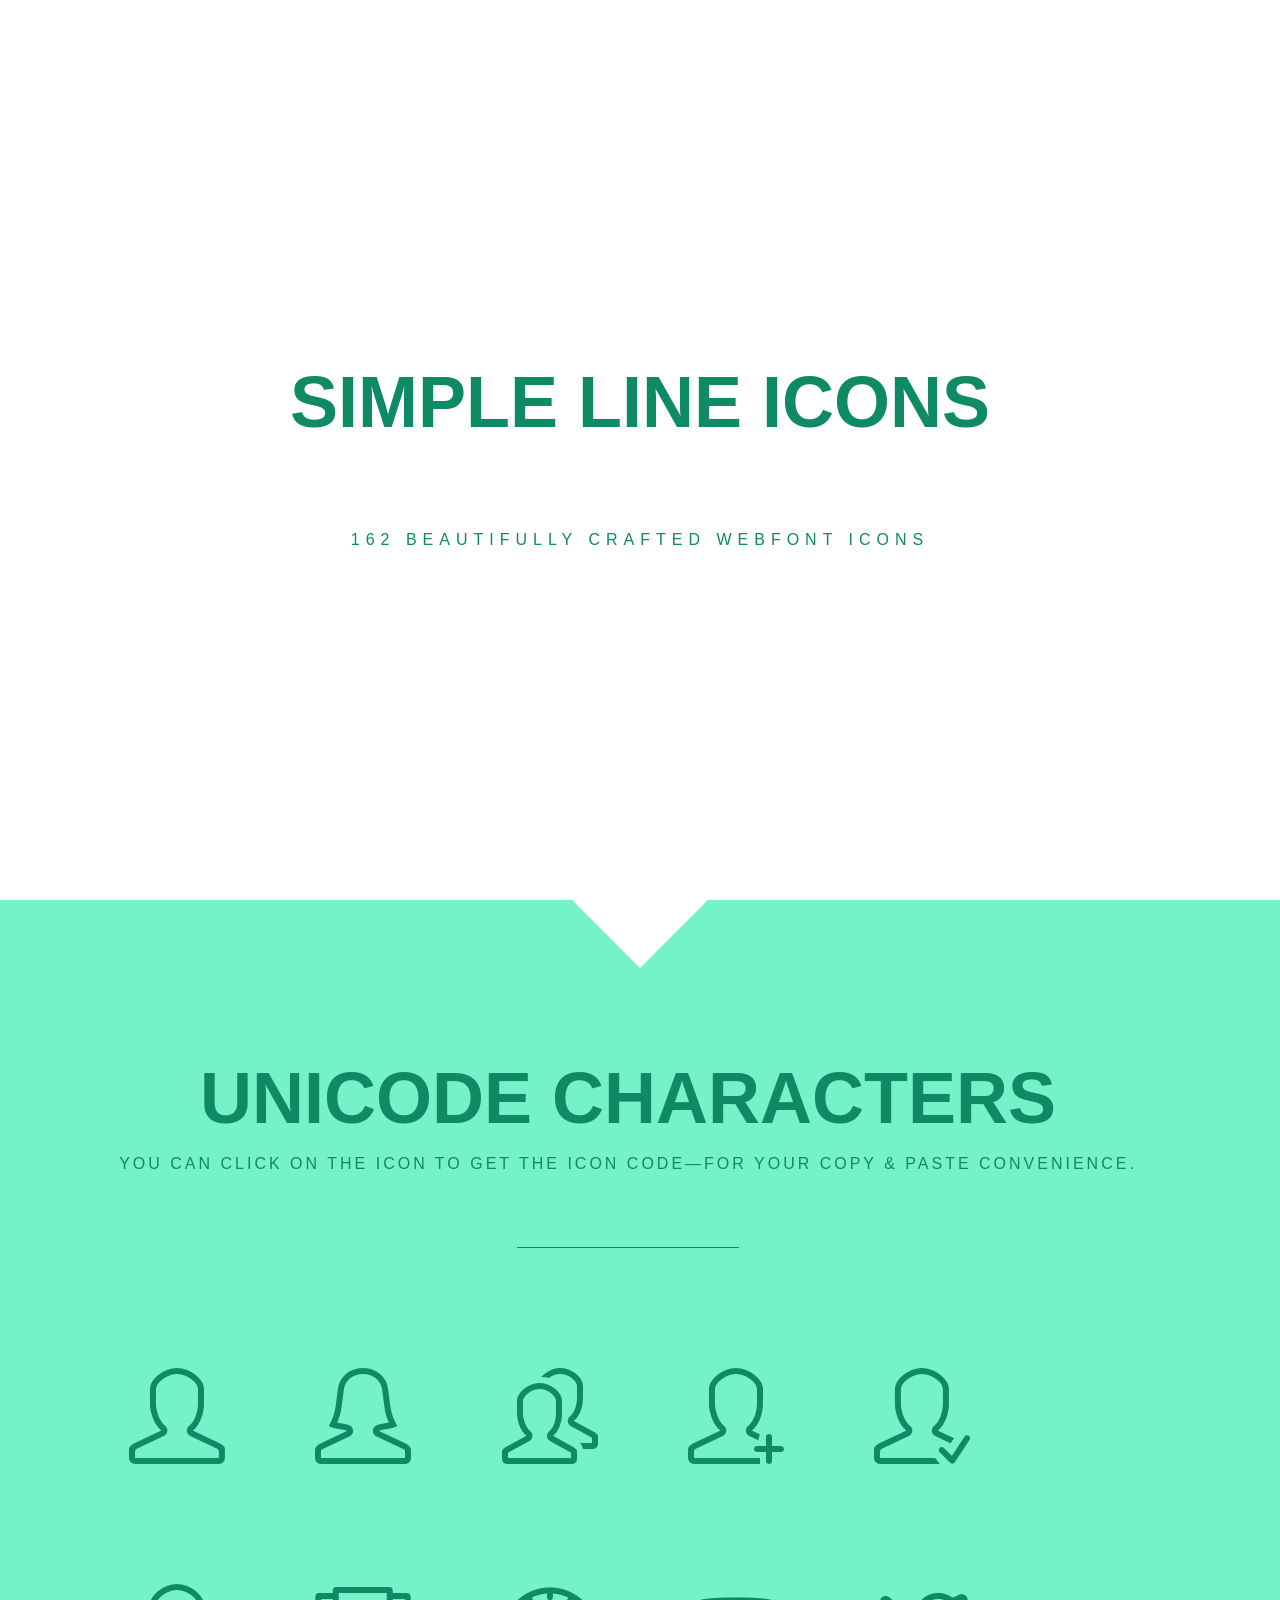
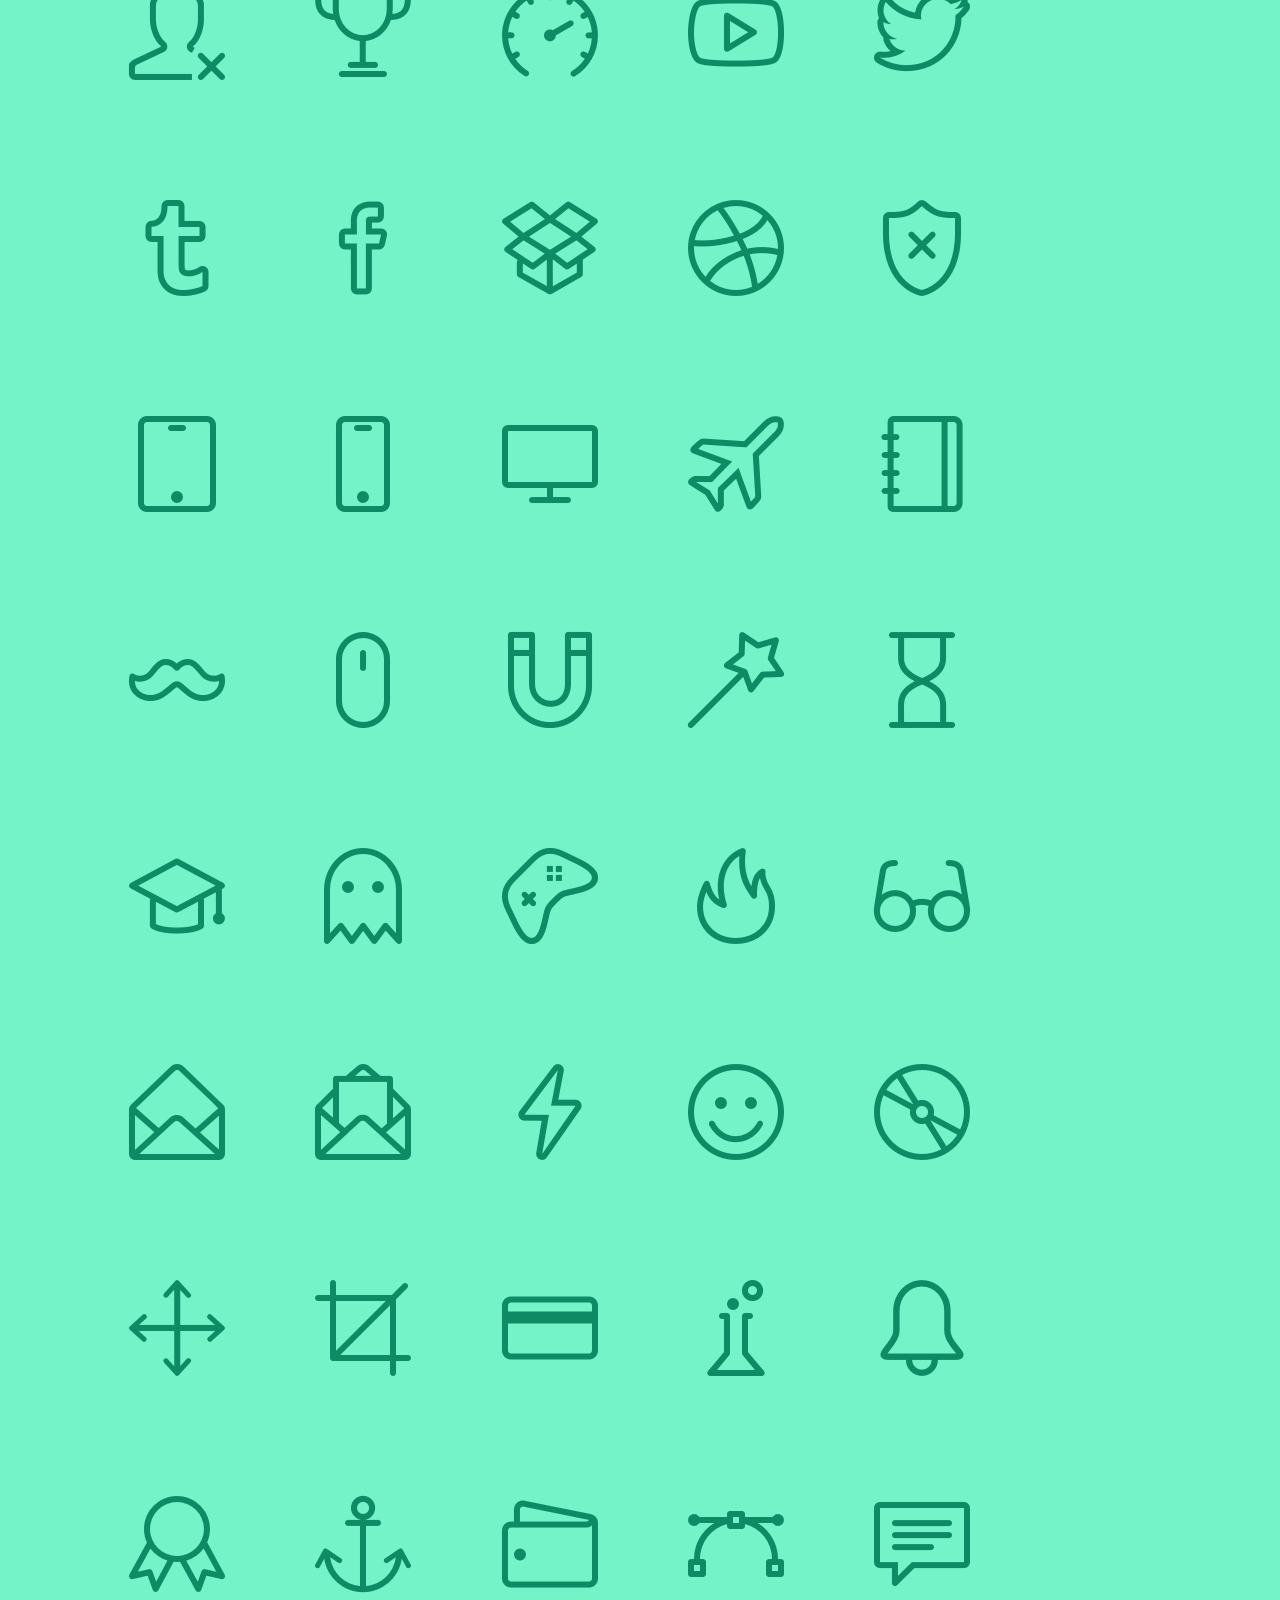
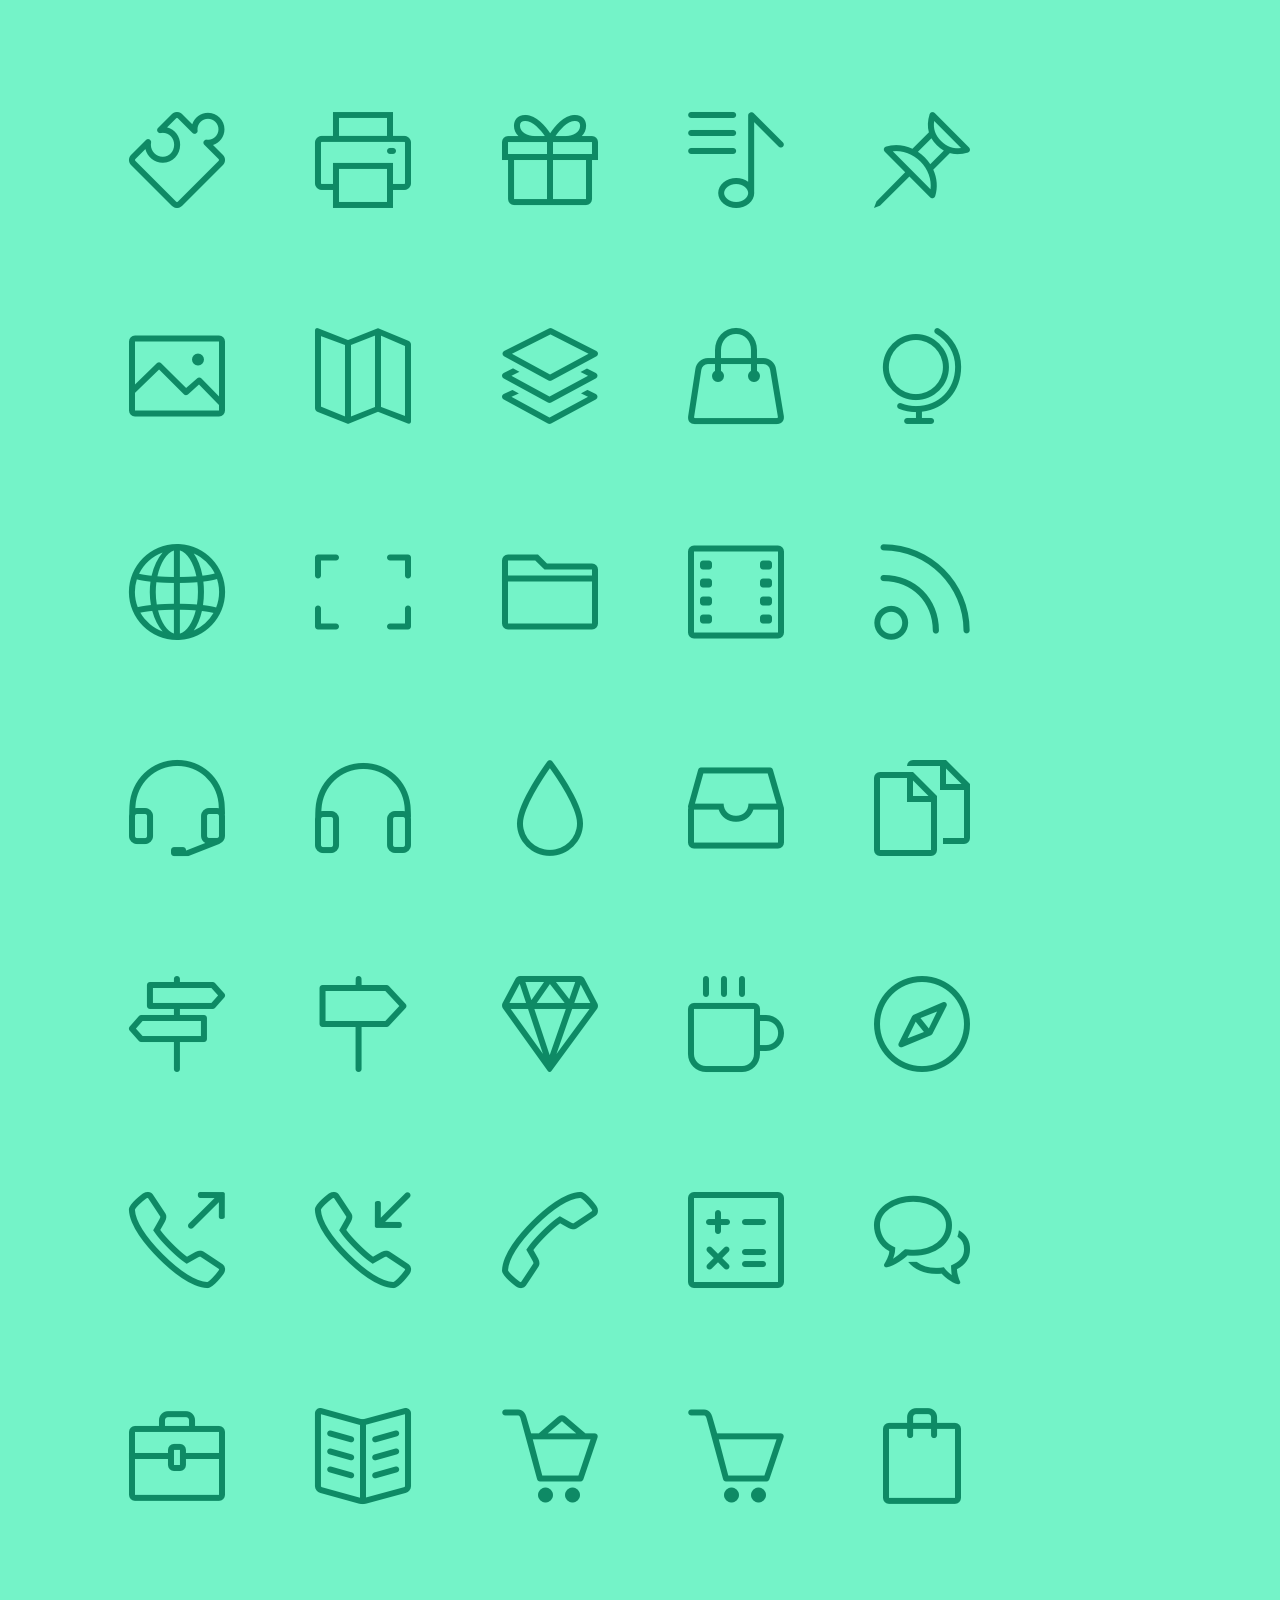
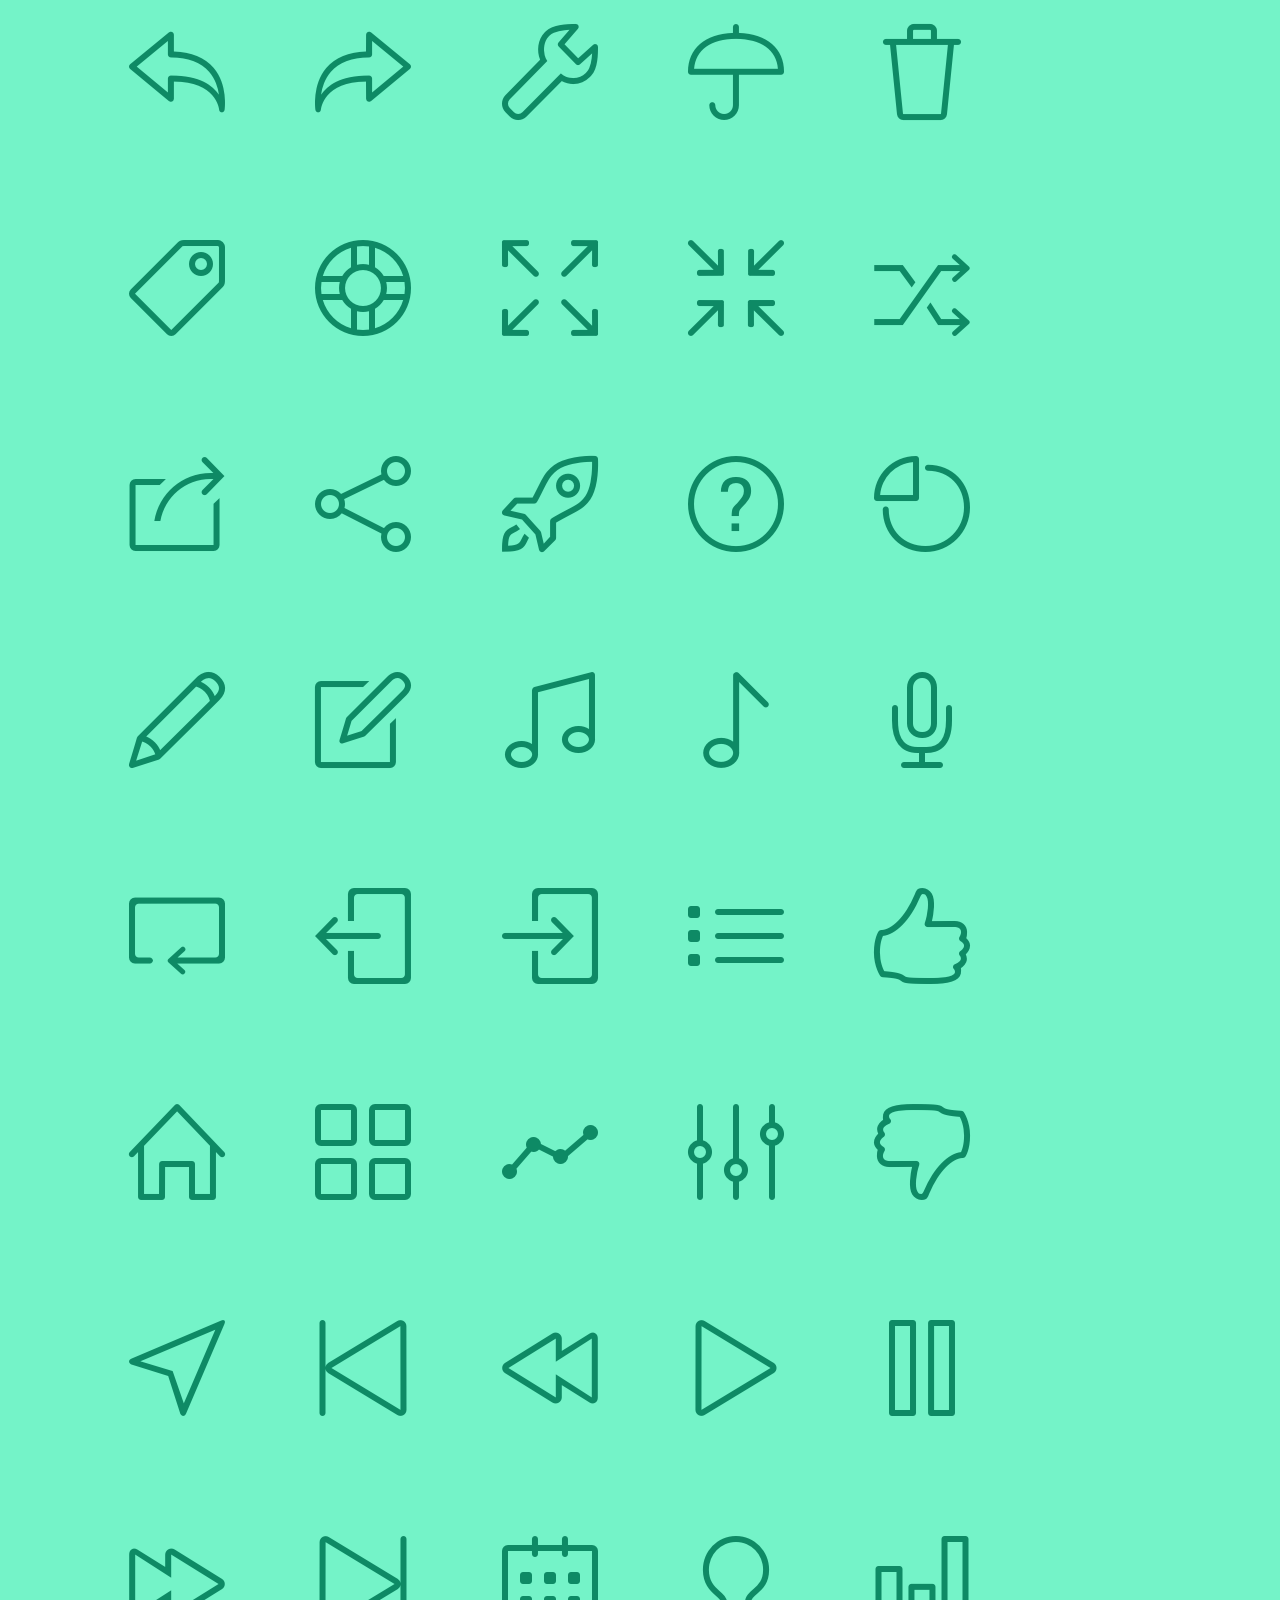
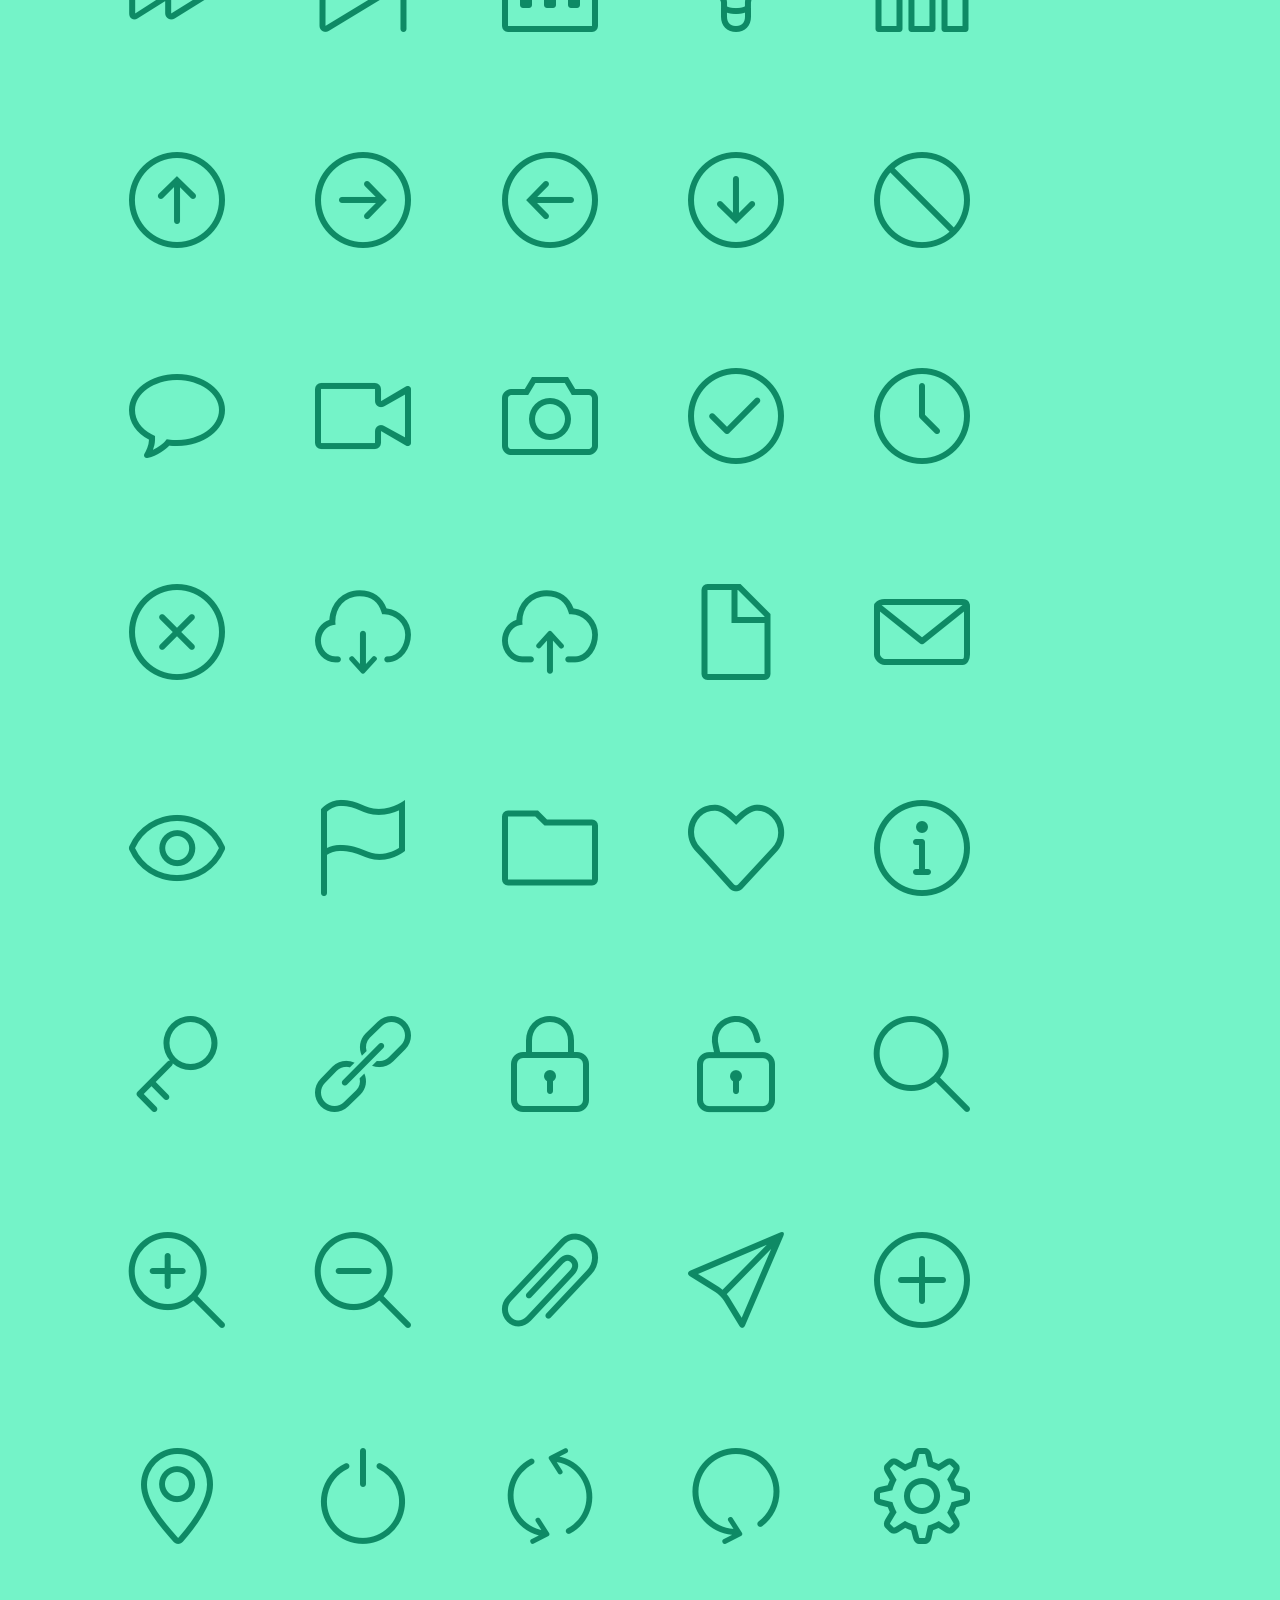
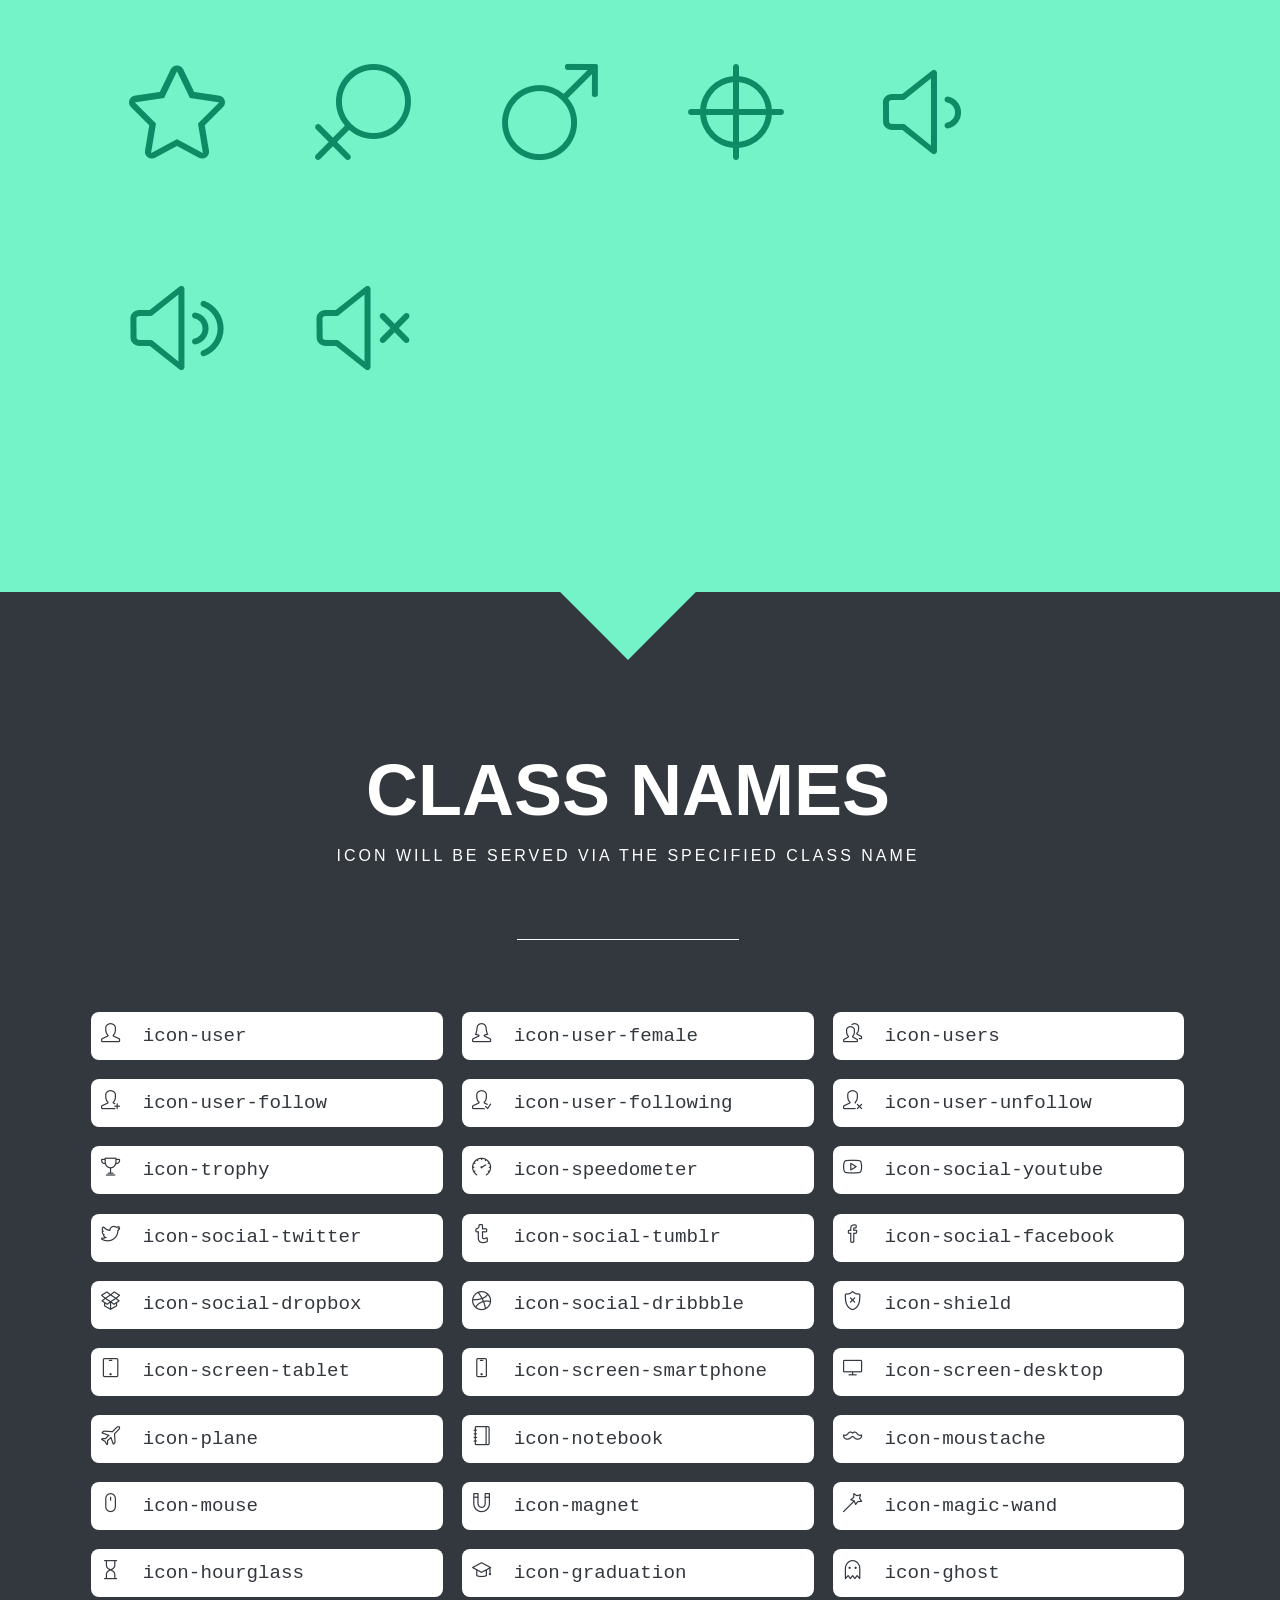
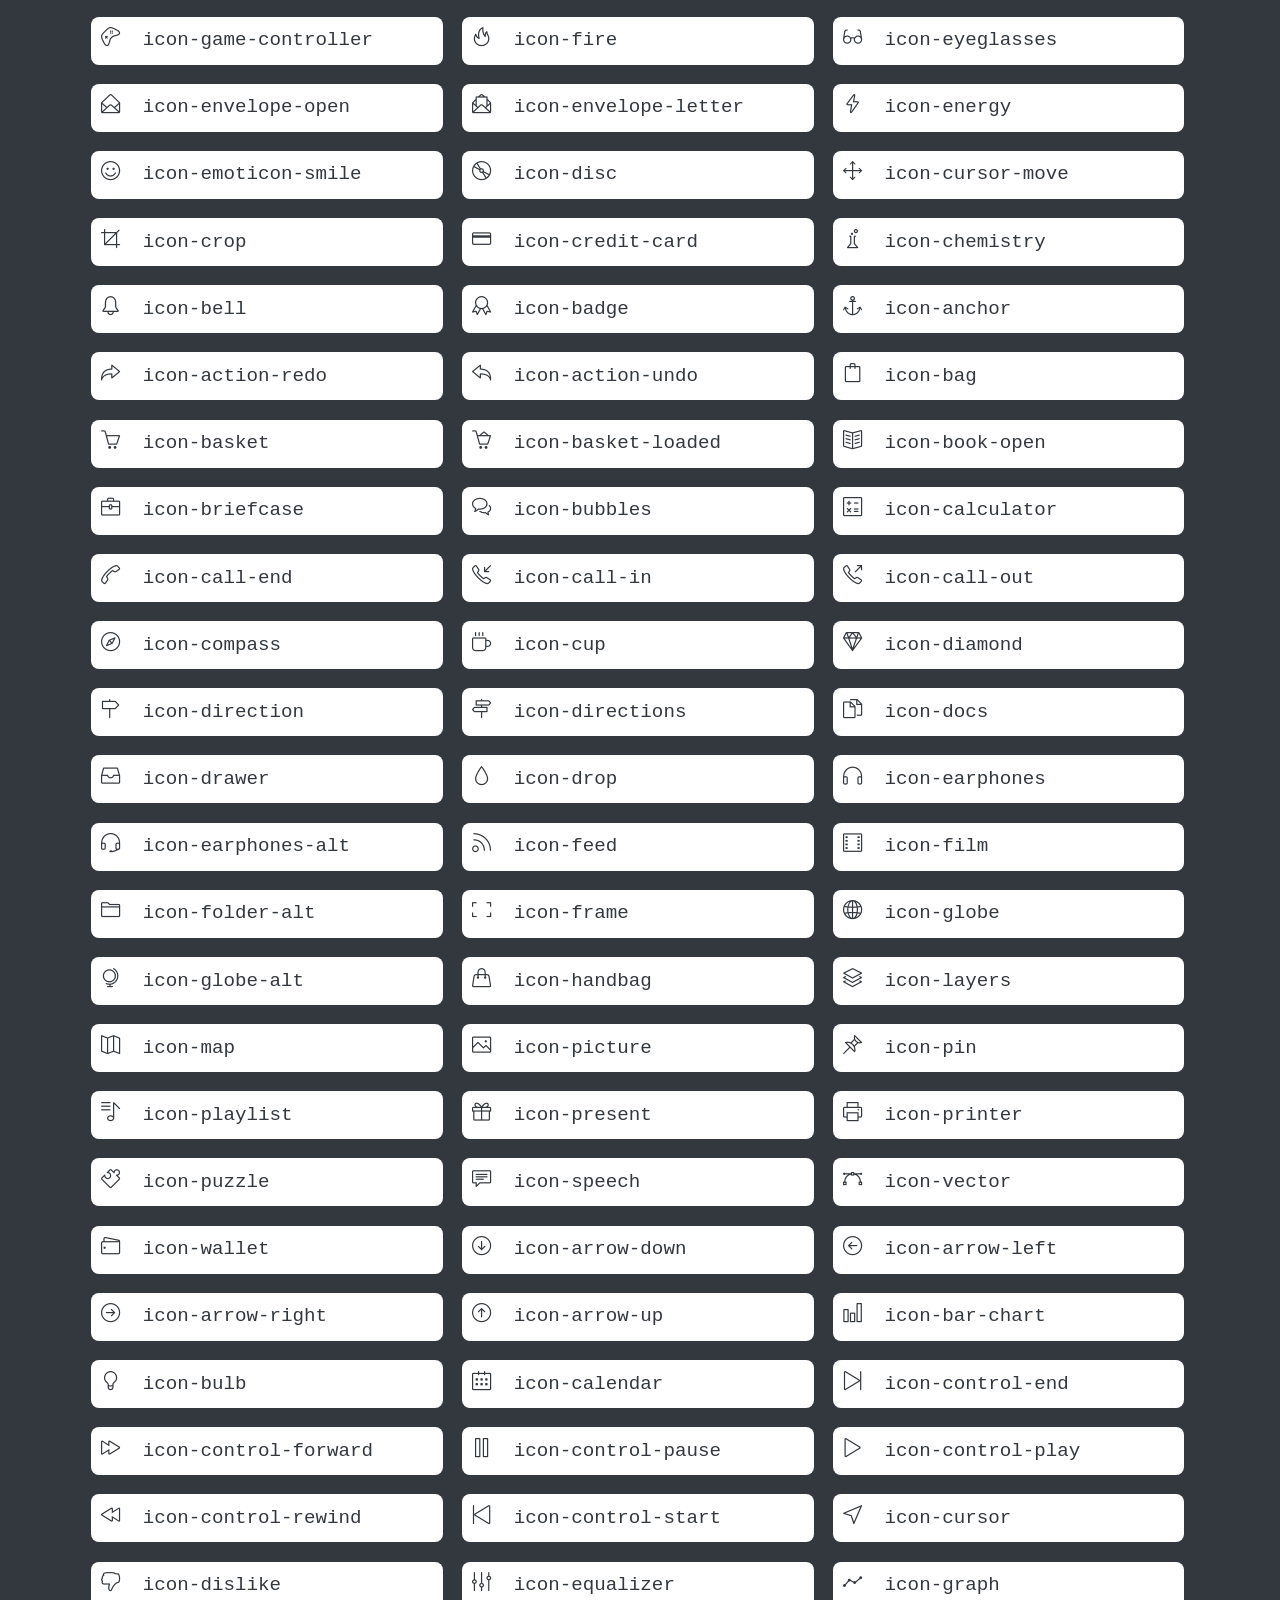
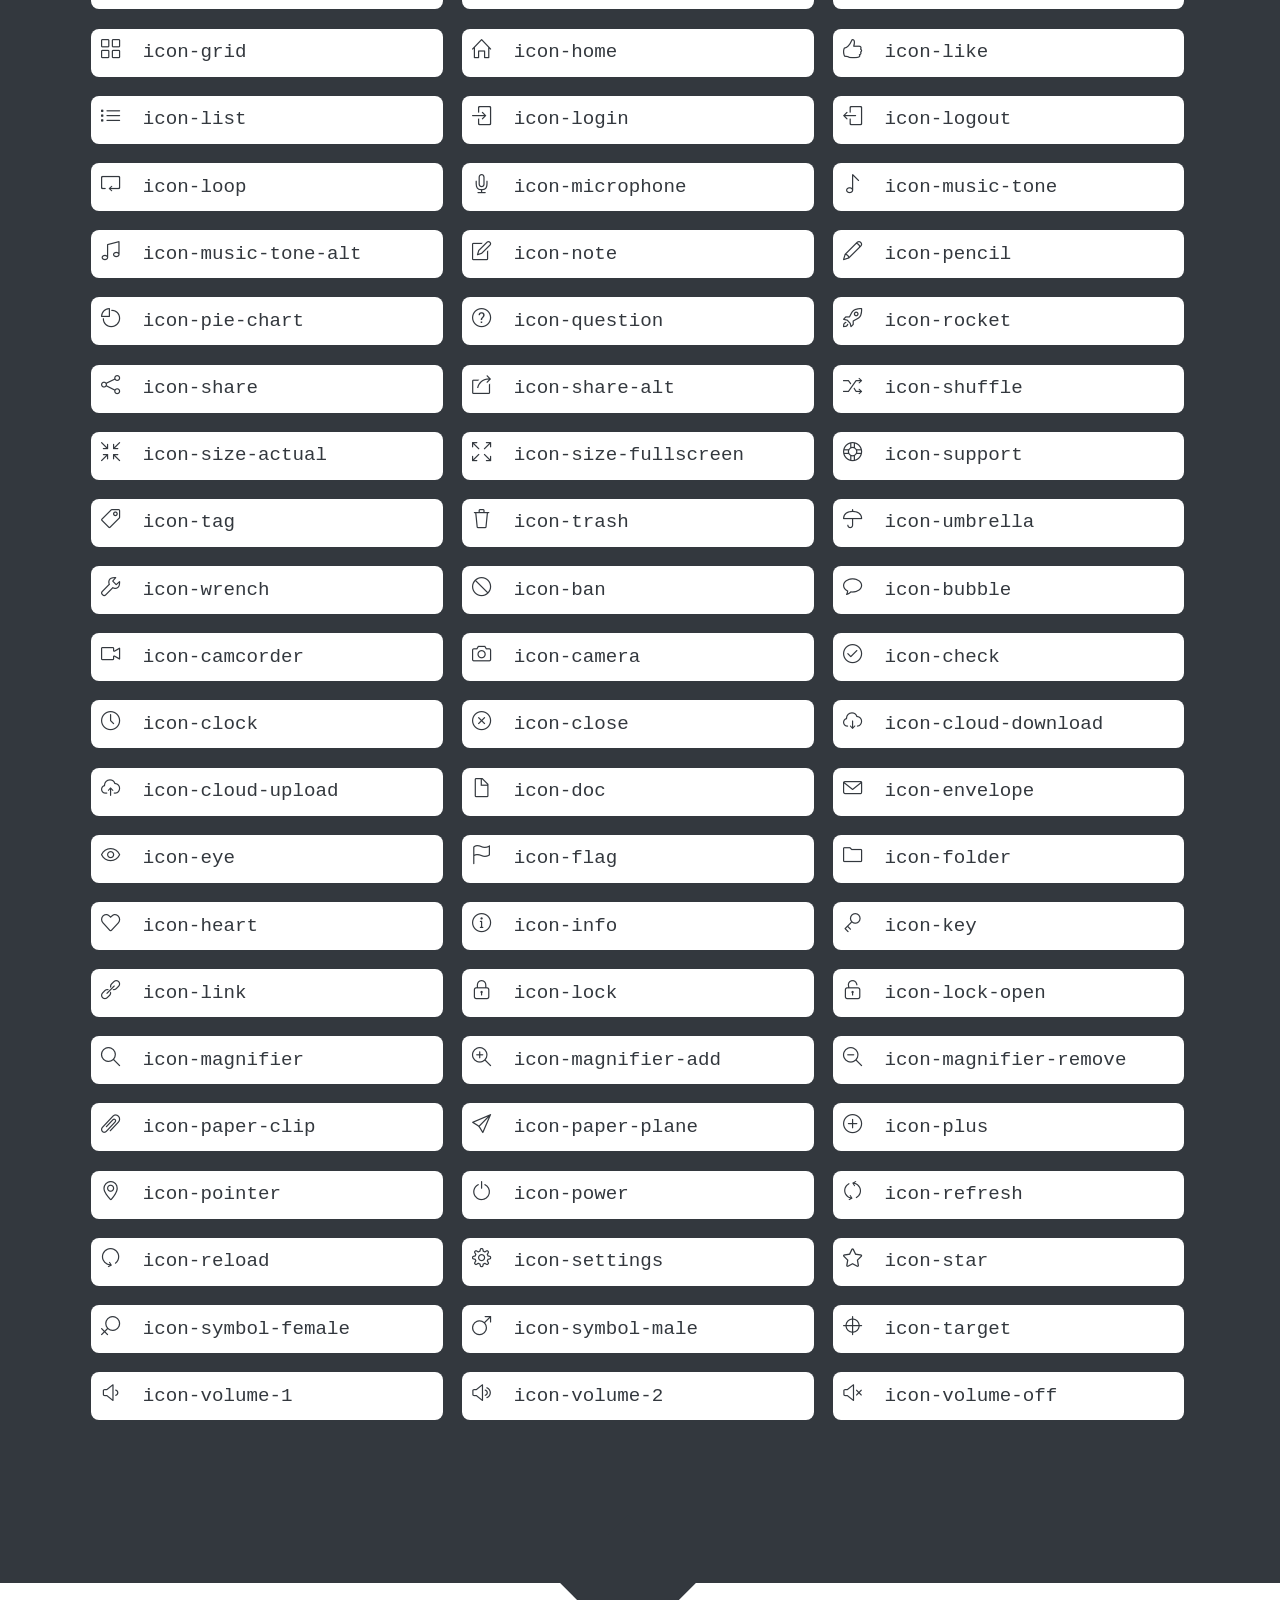
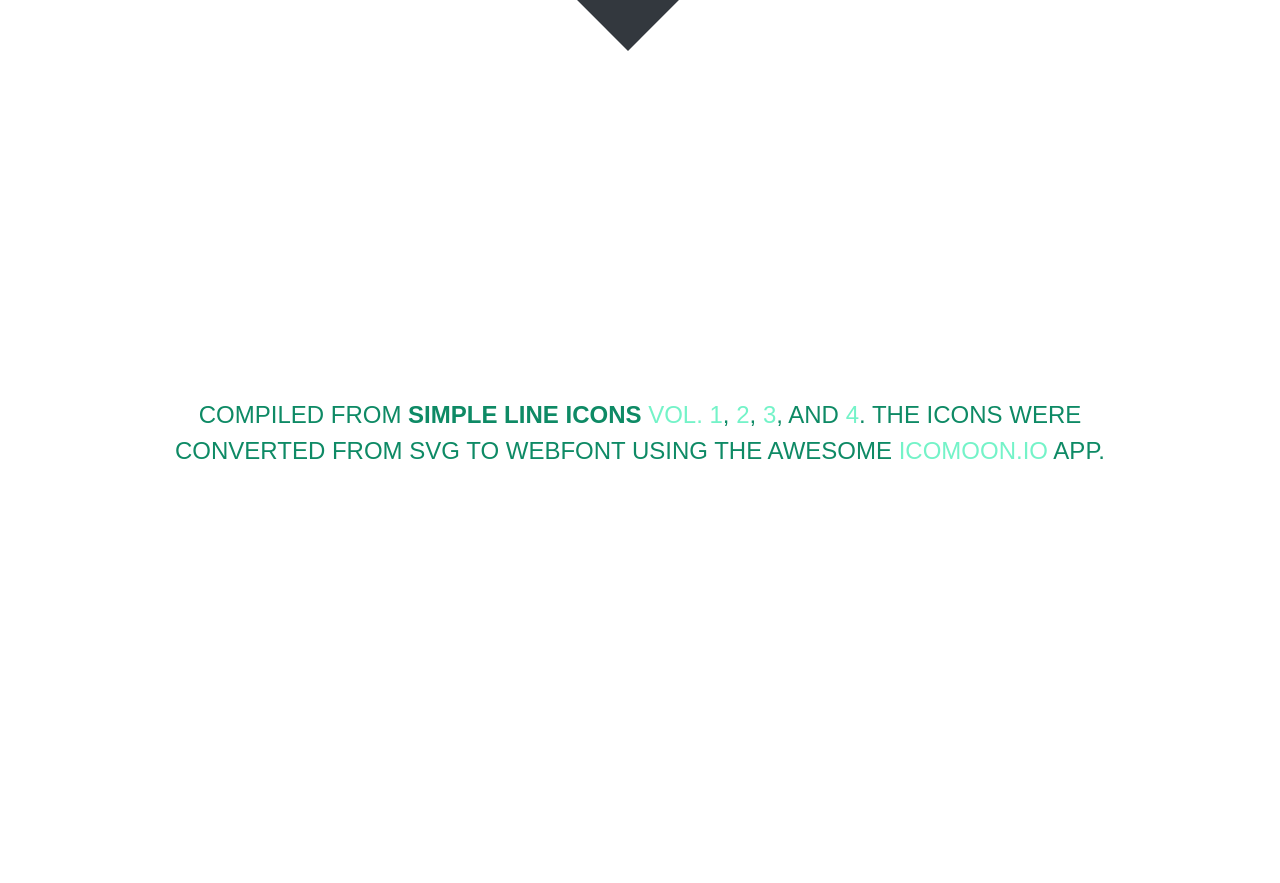
<file: MegaNavbar/assets/plugins/simple-line-icons/index.html>
<!doctype html>
<html>
<head>
	<meta charset="utf-8">
	<meta name="viewport" content="width=device-width, initial-scale=1, maximum-scale=1, user-scalable=no">
	<title>Simple Line Icons</title>
	<link rel="stylesheet" href="style.css">
	<link rel="stylesheet" href="simple-line-icons.css">

	<!--[if lte IE 7]><script src="icons-lte-ie7.js"></script><![endif]-->
</head>

</head>
<body>
	<div class="page">
		<div id="wH"></div>
		<header class="masthead" id="masthead">
			<hgroup>
				<h1>Simple Line Icons</h1>
				<h2>162 beautifully crafted webfont icons</h2>
			</hgroup>
			<!--<h1>Your font contains the following glyphs</h1>
			<p>The generated SVG font can be imported back to <a href="http://icomoon.io/app">IcoMoon</a> for modification.</p>-->
		</header>

		<section class="glyphs" id="glyphs">
			<header>
				<hgroup>
					<h1>Unicode Characters</h1>
					<h2>You can click on the icon to get the icon code&mdash;for your copy &amp; paste convenience.</h2>
				</hgroup>
			</header>

			<div class="glyph">
				<span class="glyph-item mega" aria-hidden="true" data-icon="&#xe005;" data-js-prompt="&amp;#xe005;"></span>
			</div>
			<div class="glyph">
				<span class="glyph-item mega" aria-hidden="true" data-icon="&#xe000;" data-js-prompt="&amp;#xe000;"></span>
			</div>
			<div class="glyph">
				<span class="glyph-item mega" aria-hidden="true" data-icon="&#xe001;" data-js-prompt="&amp;#xe001;"></span>
			</div>
			<div class="glyph">
				<span class="glyph-item mega" aria-hidden="true" data-icon="&#xe002;" data-js-prompt="&amp;#xe002;"></span>
			</div>
			<div class="glyph">
				<span class="glyph-item mega" aria-hidden="true" data-icon="&#xe003;" data-js-prompt="&amp;#xe003;"></span>
			</div>
			<div class="glyph">
				<span class="glyph-item mega" aria-hidden="true" data-icon="&#xe004;" data-js-prompt="&amp;#xe004;"></span>
			</div>
			<div class="glyph">
				<span class="glyph-item mega" aria-hidden="true" data-icon="&#xe006;" data-js-prompt="&amp;#xe006;"></span>
			</div>
			<div class="glyph">
				<span class="glyph-item mega" aria-hidden="true" data-icon="&#xe007;" data-js-prompt="&amp;#xe007;"></span>
			</div>
			<div class="glyph">
				<span class="glyph-item mega" aria-hidden="true" data-icon="&#xe008;" data-js-prompt="&amp;#xe008;"></span>
			</div>
			<div class="glyph">
				<span class="glyph-item mega" aria-hidden="true" data-icon="&#xe009;" data-js-prompt="&amp;#xe009;"></span>
			</div>
			<div class="glyph">
				<span class="glyph-item mega" aria-hidden="true" data-icon="&#xe00a;" data-js-prompt="&amp;#xe00a;"></span>
			</div>
			<div class="glyph">
				<span class="glyph-item mega" aria-hidden="true" data-icon="&#xe00b;" data-js-prompt="&amp;#xe00b;"></span>
			</div>
			<div class="glyph">
				<span class="glyph-item mega" aria-hidden="true" data-icon="&#xe00c;" data-js-prompt="&amp;#xe00c;"></span>
			</div>
			<div class="glyph">
				<span class="glyph-item mega" aria-hidden="true" data-icon="&#xe00d;" data-js-prompt="&amp;#xe00d;"></span>
			</div>
			<div class="glyph">
				<span class="glyph-item mega" aria-hidden="true" data-icon="&#xe00e;" data-js-prompt="&amp;#xe00e;"></span>
			</div>
			<div class="glyph">
				<span class="glyph-item mega" aria-hidden="true" data-icon="&#xe00f;" data-js-prompt="&amp;#xe00f;"></span>
			</div>
			<div class="glyph">
				<span class="glyph-item mega" aria-hidden="true" data-icon="&#xe010;" data-js-prompt="&amp;#xe010;"></span>
			</div>
			<div class="glyph">
				<span class="glyph-item mega" aria-hidden="true" data-icon="&#xe011;" data-js-prompt="&amp;#xe011;"></span>
			</div>
			<div class="glyph">
				<span class="glyph-item mega" aria-hidden="true" data-icon="&#xe012;" data-js-prompt="&amp;#xe012;"></span>
			</div>
			<div class="glyph">
				<span class="glyph-item mega" aria-hidden="true" data-icon="&#xe013;" data-js-prompt="&amp;#xe013;"></span>
			</div>
			<div class="glyph">
				<span class="glyph-item mega" aria-hidden="true" data-icon="&#xe014;" data-js-prompt="&amp;#xe014;"></span>
			</div>
			<div class="glyph">
				<span class="glyph-item mega" aria-hidden="true" data-icon="&#xe015;" data-js-prompt="&amp;#xe015;"></span>
			</div>
			<div class="glyph">
				<span class="glyph-item mega" aria-hidden="true" data-icon="&#xe016;" data-js-prompt="&amp;#xe016;"></span>
			</div>
			<div class="glyph">
				<span class="glyph-item mega" aria-hidden="true" data-icon="&#xe017;" data-js-prompt="&amp;#xe017;"></span>
			</div>
			<div class="glyph">
				<span class="glyph-item mega" aria-hidden="true" data-icon="&#xe018;" data-js-prompt="&amp;#xe018;"></span>
			</div>
			<div class="glyph">
				<span class="glyph-item mega" aria-hidden="true" data-icon="&#xe019;" data-js-prompt="&amp;#xe019;"></span>
			</div>
			<div class="glyph">
				<span class="glyph-item mega" aria-hidden="true" data-icon="&#xe01a;" data-js-prompt="&amp;#xe01a;"></span>
			</div>
			<div class="glyph">
				<span class="glyph-item mega" aria-hidden="true" data-icon="&#xe01b;" data-js-prompt="&amp;#xe01b;"></span>
			</div>
			<div class="glyph">
				<span class="glyph-item mega" aria-hidden="true" data-icon="&#xe01c;" data-js-prompt="&amp;#xe01c;"></span>
			</div>
			<div class="glyph">
				<span class="glyph-item mega" aria-hidden="true" data-icon="&#xe01d;" data-js-prompt="&amp;#xe01d;"></span>
			</div>
			<div class="glyph">
				<span class="glyph-item mega" aria-hidden="true" data-icon="&#xe01e;" data-js-prompt="&amp;#xe01e;"></span>
			</div>
			<div class="glyph">
				<span class="glyph-item mega" aria-hidden="true" data-icon="&#xe01f;" data-js-prompt="&amp;#xe01f;"></span>
			</div>
			<div class="glyph">
				<span class="glyph-item mega" aria-hidden="true" data-icon="&#xe020;" data-js-prompt="&amp;#xe020;"></span>
			</div>
			<div class="glyph">
				<span class="glyph-item mega" aria-hidden="true" data-icon="&#xe021;" data-js-prompt="&amp;#xe021;"></span>
			</div>
			<div class="glyph">
				<span class="glyph-item mega" aria-hidden="true" data-icon="&#xe022;" data-js-prompt="&amp;#xe022;"></span>
			</div>
			<div class="glyph">
				<span class="glyph-item mega" aria-hidden="true" data-icon="&#xe023;" data-js-prompt="&amp;#xe023;"></span>
			</div>
			<div class="glyph">
				<span class="glyph-item mega" aria-hidden="true" data-icon="&#xe024;" data-js-prompt="&amp;#xe024;"></span>
			</div>
			<div class="glyph">
				<span class="glyph-item mega" aria-hidden="true" data-icon="&#xe025;" data-js-prompt="&amp;#xe025;"></span>
			</div>
			<div class="glyph">
				<span class="glyph-item mega" aria-hidden="true" data-icon="&#xe026;" data-js-prompt="&amp;#xe026;"></span>
			</div>
			<div class="glyph">
				<span class="glyph-item mega" aria-hidden="true" data-icon="&#xe027;" data-js-prompt="&amp;#xe027;"></span>
			</div>
			<div class="glyph">
				<span class="glyph-item mega" aria-hidden="true" data-icon="&#xe028;" data-js-prompt="&amp;#xe028;"></span>
			</div>
			<div class="glyph">
				<span class="glyph-item mega" aria-hidden="true" data-icon="&#xe029;" data-js-prompt="&amp;#xe029;"></span>
			</div>
			<div class="glyph">
				<span class="glyph-item mega" aria-hidden="true" data-icon="&#xe02a;" data-js-prompt="&amp;#xe02a;"></span>
			</div>
			<div class="glyph">
				<span class="glyph-item mega" aria-hidden="true" data-icon="&#xe02b;" data-js-prompt="&amp;#xe02b;"></span>
			</div>
			<div class="glyph">
				<span class="glyph-item mega" aria-hidden="true" data-icon="&#xe02c;" data-js-prompt="&amp;#xe02c;"></span>
			</div>
			<div class="glyph">
				<span class="glyph-item mega" aria-hidden="true" data-icon="&#xe02d;" data-js-prompt="&amp;#xe02d;"></span>
			</div>
			<div class="glyph">
				<span class="glyph-item mega" aria-hidden="true" data-icon="&#xe02e;" data-js-prompt="&amp;#xe02e;"></span>
			</div>
			<div class="glyph">
				<span class="glyph-item mega" aria-hidden="true" data-icon="&#xe02f;" data-js-prompt="&amp;#xe02f;"></span>
			</div>
			<div class="glyph">
				<span class="glyph-item mega" aria-hidden="true" data-icon="&#xe030;" data-js-prompt="&amp;#xe030;"></span>
			</div>
			<div class="glyph">
				<span class="glyph-item mega" aria-hidden="true" data-icon="&#xe031;" data-js-prompt="&amp;#xe031;"></span>
			</div>
			<div class="glyph">
				<span class="glyph-item mega" aria-hidden="true" data-icon="&#xe032;" data-js-prompt="&amp;#xe032;"></span>
			</div>
			<div class="glyph">
				<span class="glyph-item mega" aria-hidden="true" data-icon="&#xe033;" data-js-prompt="&amp;#xe033;"></span>
			</div>
			<div class="glyph">
				<span class="glyph-item mega" aria-hidden="true" data-icon="&#xe034;" data-js-prompt="&amp;#xe034;"></span>
			</div>
			<div class="glyph">
				<span class="glyph-item mega" aria-hidden="true" data-icon="&#xe035;" data-js-prompt="&amp;#xe035;"></span>
			</div>
			<div class="glyph">
				<span class="glyph-item mega" aria-hidden="true" data-icon="&#xe036;" data-js-prompt="&amp;#xe036;"></span>
			</div>
			<div class="glyph">
				<span class="glyph-item mega" aria-hidden="true" data-icon="&#xe037;" data-js-prompt="&amp;#xe037;"></span>
			</div>
			<div class="glyph">
				<span class="glyph-item mega" aria-hidden="true" data-icon="&#xe038;" data-js-prompt="&amp;#xe038;"></span>
			</div>
			<div class="glyph">
				<span class="glyph-item mega" aria-hidden="true" data-icon="&#xe039;" data-js-prompt="&amp;#xe039;"></span>
			</div>
			<div class="glyph">
				<span class="glyph-item mega" aria-hidden="true" data-icon="&#xe03a;" data-js-prompt="&amp;#xe03a;"></span>
			</div>
			<div class="glyph">
				<span class="glyph-item mega" aria-hidden="true" data-icon="&#xe03b;" data-js-prompt="&amp;#xe03b;"></span>
			</div>
			<div class="glyph">
				<span class="glyph-item mega" aria-hidden="true" data-icon="&#xe03c;" data-js-prompt="&amp;#xe03c;"></span>
			</div>
			<div class="glyph">
				<span class="glyph-item mega" aria-hidden="true" data-icon="&#xe03d;" data-js-prompt="&amp;#xe03d;"></span>
			</div>
			<div class="glyph">
				<span class="glyph-item mega" aria-hidden="true" data-icon="&#xe03e;" data-js-prompt="&amp;#xe03e;"></span>
			</div>
			<div class="glyph">
				<span class="glyph-item mega" aria-hidden="true" data-icon="&#xe03f;" data-js-prompt="&amp;#xe03f;"></span>
			</div>
			<div class="glyph">
				<span class="glyph-item mega" aria-hidden="true" data-icon="&#xe040;" data-js-prompt="&amp;#xe040;"></span>
			</div>
			<div class="glyph">
				<span class="glyph-item mega" aria-hidden="true" data-icon="&#xe041;" data-js-prompt="&amp;#xe041;"></span>
			</div>
			<div class="glyph">
				<span class="glyph-item mega" aria-hidden="true" data-icon="&#xe042;" data-js-prompt="&amp;#xe042;"></span>
			</div>
			<div class="glyph">
				<span class="glyph-item mega" aria-hidden="true" data-icon="&#xe043;" data-js-prompt="&amp;#xe043;"></span>
			</div>
			<div class="glyph">
				<span class="glyph-item mega" aria-hidden="true" data-icon="&#xe044;" data-js-prompt="&amp;#xe044;"></span>
			</div>
			<div class="glyph">
				<span class="glyph-item mega" aria-hidden="true" data-icon="&#xe045;" data-js-prompt="&amp;#xe045;"></span>
			</div>
			<div class="glyph">
				<span class="glyph-item mega" aria-hidden="true" data-icon="&#xe046;" data-js-prompt="&amp;#xe046;"></span>
			</div>
			<div class="glyph">
				<span class="glyph-item mega" aria-hidden="true" data-icon="&#xe047;" data-js-prompt="&amp;#xe047;"></span>
			</div>
			<div class="glyph">
				<span class="glyph-item mega" aria-hidden="true" data-icon="&#xe048;" data-js-prompt="&amp;#xe048;"></span>
			</div>
			<div class="glyph">
				<span class="glyph-item mega" aria-hidden="true" data-icon="&#xe049;" data-js-prompt="&amp;#xe049;"></span>
			</div>
			<div class="glyph">
				<span class="glyph-item mega" aria-hidden="true" data-icon="&#xe04a;" data-js-prompt="&amp;#xe04a;"></span>
			</div>
			<div class="glyph">
				<span class="glyph-item mega" aria-hidden="true" data-icon="&#xe04b;" data-js-prompt="&amp;#xe04b;"></span>
			</div>
			<div class="glyph">
				<span class="glyph-item mega" aria-hidden="true" data-icon="&#xe04c;" data-js-prompt="&amp;#xe04c;"></span>
			</div>
			<div class="glyph">
				<span class="glyph-item mega" aria-hidden="true" data-icon="&#xe04d;" data-js-prompt="&amp;#xe04d;"></span>
			</div>
			<div class="glyph">
				<span class="glyph-item mega" aria-hidden="true" data-icon="&#xe04e;" data-js-prompt="&amp;#xe04e;"></span>
			</div>
			<div class="glyph">
				<span class="glyph-item mega" aria-hidden="true" data-icon="&#xe04f;" data-js-prompt="&amp;#xe04f;"></span>
			</div>
			<div class="glyph">
				<span class="glyph-item mega" aria-hidden="true" data-icon="&#xe050;" data-js-prompt="&amp;#xe050;"></span>
			</div>
			<div class="glyph">
				<span class="glyph-item mega" aria-hidden="true" data-icon="&#xe051;" data-js-prompt="&amp;#xe051;"></span>
			</div>
			<div class="glyph">
				<span class="glyph-item mega" aria-hidden="true" data-icon="&#xe052;" data-js-prompt="&amp;#xe052;"></span>
			</div>
			<div class="glyph">
				<span class="glyph-item mega" aria-hidden="true" data-icon="&#xe053;" data-js-prompt="&amp;#xe053;"></span>
			</div>
			<div class="glyph">
				<span class="glyph-item mega" aria-hidden="true" data-icon="&#xe054;" data-js-prompt="&amp;#xe054;"></span>
			</div>
			<div class="glyph">
				<span class="glyph-item mega" aria-hidden="true" data-icon="&#xe055;" data-js-prompt="&amp;#xe055;"></span>
			</div>
			<div class="glyph">
				<span class="glyph-item mega" aria-hidden="true" data-icon="&#xe056;" data-js-prompt="&amp;#xe056;"></span>
			</div>
			<div class="glyph">
				<span class="glyph-item mega" aria-hidden="true" data-icon="&#xe057;" data-js-prompt="&amp;#xe057;"></span>
			</div>
			<div class="glyph">
				<span class="glyph-item mega" aria-hidden="true" data-icon="&#xe058;" data-js-prompt="&amp;#xe058;"></span>
			</div>
			<div class="glyph">
				<span class="glyph-item mega" aria-hidden="true" data-icon="&#xe059;" data-js-prompt="&amp;#xe059;"></span>
			</div>
			<div class="glyph">
				<span class="glyph-item mega" aria-hidden="true" data-icon="&#xe05a;" data-js-prompt="&amp;#xe05a;"></span>
			</div>
			<div class="glyph">
				<span class="glyph-item mega" aria-hidden="true" data-icon="&#xe05b;" data-js-prompt="&amp;#xe05b;"></span>
			</div>
			<div class="glyph">
				<span class="glyph-item mega" aria-hidden="true" data-icon="&#xe05c;" data-js-prompt="&amp;#xe05c;"></span>
			</div>
			<div class="glyph">
				<span class="glyph-item mega" aria-hidden="true" data-icon="&#xe05d;" data-js-prompt="&amp;#xe05d;"></span>
			</div>
			<div class="glyph">
				<span class="glyph-item mega" aria-hidden="true" data-icon="&#xe05e;" data-js-prompt="&amp;#xe05e;"></span>
			</div>
			<div class="glyph">
				<span class="glyph-item mega" aria-hidden="true" data-icon="&#xe05f;" data-js-prompt="&amp;#xe05f;"></span>
			</div>
			<div class="glyph">
				<span class="glyph-item mega" aria-hidden="true" data-icon="&#xe060;" data-js-prompt="&amp;#xe060;"></span>
			</div>
			<div class="glyph">
				<span class="glyph-item mega" aria-hidden="true" data-icon="&#xe061;" data-js-prompt="&amp;#xe061;"></span>
			</div>
			<div class="glyph">
				<span class="glyph-item mega" aria-hidden="true" data-icon="&#xe062;" data-js-prompt="&amp;#xe062;"></span>
			</div>
			<div class="glyph">
				<span class="glyph-item mega" aria-hidden="true" data-icon="&#xe063;" data-js-prompt="&amp;#xe063;"></span>
			</div>
			<div class="glyph">
				<span class="glyph-item mega" aria-hidden="true" data-icon="&#xe064;" data-js-prompt="&amp;#xe064;"></span>
			</div>
			<div class="glyph">
				<span class="glyph-item mega" aria-hidden="true" data-icon="&#xe065;" data-js-prompt="&amp;#xe065;"></span>
			</div>
			<div class="glyph">
				<span class="glyph-item mega" aria-hidden="true" data-icon="&#xe066;" data-js-prompt="&amp;#xe066;"></span>
			</div>
			<div class="glyph">
				<span class="glyph-item mega" aria-hidden="true" data-icon="&#xe067;" data-js-prompt="&amp;#xe067;"></span>
			</div>
			<div class="glyph">
				<span class="glyph-item mega" aria-hidden="true" data-icon="&#xe068;" data-js-prompt="&amp;#xe068;"></span>
			</div>
			<div class="glyph">
				<span class="glyph-item mega" aria-hidden="true" data-icon="&#xe069;" data-js-prompt="&amp;#xe069;"></span>
			</div>
			<div class="glyph">
				<span class="glyph-item mega" aria-hidden="true" data-icon="&#xe06a;" data-js-prompt="&amp;#xe06a;"></span>
			</div>
			<div class="glyph">
				<span class="glyph-item mega" aria-hidden="true" data-icon="&#xe06b;" data-js-prompt="&amp;#xe06b;"></span>
			</div>
			<div class="glyph">
				<span class="glyph-item mega" aria-hidden="true" data-icon="&#xe06c;" data-js-prompt="&amp;#xe06c;"></span>
			</div>
			<div class="glyph">
				<span class="glyph-item mega" aria-hidden="true" data-icon="&#xe06d;" data-js-prompt="&amp;#xe06d;"></span>
			</div>
			<div class="glyph">
				<span class="glyph-item mega" aria-hidden="true" data-icon="&#xe06e;" data-js-prompt="&amp;#xe06e;"></span>
			</div>
			<div class="glyph">
				<span class="glyph-item mega" aria-hidden="true" data-icon="&#xe06f;" data-js-prompt="&amp;#xe06f;"></span>
			</div>
			<div class="glyph">
				<span class="glyph-item mega" aria-hidden="true" data-icon="&#xe070;" data-js-prompt="&amp;#xe070;"></span>
			</div>
			<div class="glyph">
				<span class="glyph-item mega" aria-hidden="true" data-icon="&#xe071;" data-js-prompt="&amp;#xe071;"></span>
			</div>
			<div class="glyph">
				<span class="glyph-item mega" aria-hidden="true" data-icon="&#xe072;" data-js-prompt="&amp;#xe072;"></span>
			</div>
			<div class="glyph">
				<span class="glyph-item mega" aria-hidden="true" data-icon="&#xe073;" data-js-prompt="&amp;#xe073;"></span>
			</div>
			<div class="glyph">
				<span class="glyph-item mega" aria-hidden="true" data-icon="&#xe074;" data-js-prompt="&amp;#xe074;"></span>
			</div>
			<div class="glyph">
				<span class="glyph-item mega" aria-hidden="true" data-icon="&#xe075;" data-js-prompt="&amp;#xe075;"></span>
			</div>
			<div class="glyph">
				<span class="glyph-item mega" aria-hidden="true" data-icon="&#xe076;" data-js-prompt="&amp;#xe076;"></span>
			</div>
			<div class="glyph">
				<span class="glyph-item mega" aria-hidden="true" data-icon="&#xe077;" data-js-prompt="&amp;#xe077;"></span>
			</div>
			<div class="glyph">
				<span class="glyph-item mega" aria-hidden="true" data-icon="&#xe078;" data-js-prompt="&amp;#xe078;"></span>
			</div>
			<div class="glyph">
				<span class="glyph-item mega" aria-hidden="true" data-icon="&#xe079;" data-js-prompt="&amp;#xe079;"></span>
			</div>
			<div class="glyph">
				<span class="glyph-item mega" aria-hidden="true" data-icon="&#xe07a;" data-js-prompt="&amp;#xe07a;"></span>
			</div>
			<div class="glyph">
				<span class="glyph-item mega" aria-hidden="true" data-icon="&#xe07b;" data-js-prompt="&amp;#xe07b;"></span>
			</div>
			<div class="glyph">
				<span class="glyph-item mega" aria-hidden="true" data-icon="&#xe07c;" data-js-prompt="&amp;#xe07c;"></span>
			</div>
			<div class="glyph">
				<span class="glyph-item mega" aria-hidden="true" data-icon="&#xe07d;" data-js-prompt="&amp;#xe07d;"></span>
			</div>
			<div class="glyph">
				<span class="glyph-item mega" aria-hidden="true" data-icon="&#xe07e;" data-js-prompt="&amp;#xe07e;"></span>
			</div>
			<div class="glyph">
				<span class="glyph-item mega" aria-hidden="true" data-icon="&#xe07f;" data-js-prompt="&amp;#xe07f;"></span>
			</div>
			<div class="glyph">
				<span class="glyph-item mega" aria-hidden="true" data-icon="&#xe080;" data-js-prompt="&amp;#xe080;"></span>
			</div>
			<div class="glyph">
				<span class="glyph-item mega" aria-hidden="true" data-icon="&#xe081;" data-js-prompt="&amp;#xe081;"></span>
			</div>
			<div class="glyph">
				<span class="glyph-item mega" aria-hidden="true" data-icon="&#xe082;" data-js-prompt="&amp;#xe082;"></span>
			</div>
			<div class="glyph">
				<span class="glyph-item mega" aria-hidden="true" data-icon="&#xe083;" data-js-prompt="&amp;#xe083;"></span>
			</div>
			<div class="glyph">
				<span class="glyph-item mega" aria-hidden="true" data-icon="&#xe084;" data-js-prompt="&amp;#xe084;"></span>
			</div>
			<div class="glyph">
				<span class="glyph-item mega" aria-hidden="true" data-icon="&#xe085;" data-js-prompt="&amp;#xe085;"></span>
			</div>
			<div class="glyph">
				<span class="glyph-item mega" aria-hidden="true" data-icon="&#xe086;" data-js-prompt="&amp;#xe086;"></span>
			</div>
			<div class="glyph">
				<span class="glyph-item mega" aria-hidden="true" data-icon="&#xe087;" data-js-prompt="&amp;#xe087;"></span>
			</div>
			<div class="glyph">
				<span class="glyph-item mega" aria-hidden="true" data-icon="&#xe088;" data-js-prompt="&amp;#xe088;"></span>
			</div>
			<div class="glyph">
				<span class="glyph-item mega" aria-hidden="true" data-icon="&#xe089;" data-js-prompt="&amp;#xe089;"></span>
			</div>
			<div class="glyph">
				<span class="glyph-item mega" aria-hidden="true" data-icon="&#xe08a;" data-js-prompt="&amp;#xe08a;"></span>
			</div>
			<div class="glyph">
				<span class="glyph-item mega" aria-hidden="true" data-icon="&#xe08b;" data-js-prompt="&amp;#xe08b;"></span>
			</div>
			<div class="glyph">
				<span class="glyph-item mega" aria-hidden="true" data-icon="&#xe08c;" data-js-prompt="&amp;#xe08c;"></span>
			</div>
			<div class="glyph">
				<span class="glyph-item mega" aria-hidden="true" data-icon="&#xe08d;" data-js-prompt="&amp;#xe08d;"></span>
			</div>
			<div class="glyph">
				<span class="glyph-item mega" aria-hidden="true" data-icon="&#xe08e;" data-js-prompt="&amp;#xe08e;"></span>
			</div>
			<div class="glyph">
				<span class="glyph-item mega" aria-hidden="true" data-icon="&#xe08f;" data-js-prompt="&amp;#xe08f;"></span>
			</div>
			<div class="glyph">
				<span class="glyph-item mega" aria-hidden="true" data-icon="&#xe090;" data-js-prompt="&amp;#xe090;"></span>
			</div>
			<div class="glyph">
				<span class="glyph-item mega" aria-hidden="true" data-icon="&#xe091;" data-js-prompt="&amp;#xe091;"></span>
			</div>
			<div class="glyph">
				<span class="glyph-item mega" aria-hidden="true" data-icon="&#xe092;" data-js-prompt="&amp;#xe092;"></span>
			</div>
			<div class="glyph">
				<span class="glyph-item mega" aria-hidden="true" data-icon="&#xe093;" data-js-prompt="&amp;#xe093;"></span>
			</div>
			<div class="glyph">
				<span class="glyph-item mega" aria-hidden="true" data-icon="&#xe094;" data-js-prompt="&amp;#xe094;"></span>
			</div>
			<div class="glyph">
				<span class="glyph-item mega" aria-hidden="true" data-icon="&#xe095;" data-js-prompt="&amp;#xe095;"></span>
			</div>
			<div class="glyph">
				<span class="glyph-item mega" aria-hidden="true" data-icon="&#xe096;" data-js-prompt="&amp;#xe096;"></span>
			</div>
			<div class="glyph">
				<span class="glyph-item mega" aria-hidden="true" data-icon="&#xe097;" data-js-prompt="&amp;#xe097;"></span>
			</div>
			<div class="glyph">
				<span class="glyph-item mega" aria-hidden="true" data-icon="&#xe098;" data-js-prompt="&amp;#xe098;"></span>
			</div>
			<div class="glyph">
				<span class="glyph-item mega" aria-hidden="true" data-icon="&#xe099;" data-js-prompt="&amp;#xe099;"></span>
			</div>
			<div class="glyph">
				<span class="glyph-item mega" aria-hidden="true" data-icon="&#xe09a;" data-js-prompt="&amp;#xe09a;"></span>
			</div>
			<div class="glyph">
				<span class="glyph-item mega" aria-hidden="true" data-icon="&#xe09b;" data-js-prompt="&amp;#xe09b;"></span>
			</div>
			<div class="glyph">
				<span class="glyph-item mega" aria-hidden="true" data-icon="&#xe09c;" data-js-prompt="&amp;#xe09c;"></span>
			</div>
			<div class="glyph">
				<span class="glyph-item mega" aria-hidden="true" data-icon="&#xe09d;" data-js-prompt="&amp;#xe09d;"></span>
			</div>
			<div class="glyph">
				<span class="glyph-item mega" aria-hidden="true" data-icon="&#xe09e;" data-js-prompt="&amp;#xe09e;"></span>
			</div>
			<div class="glyph">
				<span class="glyph-item mega" aria-hidden="true" data-icon="&#xe09f;" data-js-prompt="&amp;#xe09f;"></span>
			</div>
			<div class="glyph">
				<span class="glyph-item mega" aria-hidden="true" data-icon="&#xe0a0;" data-js-prompt="&amp;#xe0a0;"></span>
			</div>
			<div class="glyph">
				<span class="glyph-item mega" aria-hidden="true" data-icon="&#xe0a1;" data-js-prompt="&amp;#xe0a1;"></span>
			</div>
		</section>

		<!-- ICONS VIA CLASS NAMES -->

		<section class="classes" id="classes">
			<header>
				<hgroup>
					<h1>Class Names</h1>
					<h2>Icon will be served via the specified class name</h2>
				</hgroup>
			</header>

			<span class="item-box">
				<span class="item">
					<span aria-hidden="true" class="icon-user"></span>
					&nbsp;icon-user
				</span>
			</span>
			<span class="item-box">
				<span class="item">
					<span aria-hidden="true" class="icon-user-female"></span>
					&nbsp;icon-user-female
				</span>
			</span>
			<span class="item-box">
				<span class="item">
					<span aria-hidden="true" class="icon-users"></span>
					&nbsp;icon-users
				</span>
			</span>
			<span class="item-box">
				<span class="item">
					<span aria-hidden="true" class="icon-user-follow"></span>
					&nbsp;icon-user-follow
				</span>
			</span>
			<span class="item-box">
				<span class="item">
					<span aria-hidden="true" class="icon-user-following"></span>
					&nbsp;icon-user-following
				</span>
			</span>
			<span class="item-box">
				<span class="item">
					<span aria-hidden="true" class="icon-user-unfollow"></span>
					&nbsp;icon-user-unfollow
				</span>
			</span>
			<span class="item-box">
				<span class="item">
					<span aria-hidden="true" class="icon-trophy"></span>
					&nbsp;icon-trophy
				</span>
			</span>
			<span class="item-box">
				<span class="item">
					<span aria-hidden="true" class="icon-speedometer"></span>
					&nbsp;icon-speedometer
				</span>
			</span>
			<span class="item-box">
				<span class="item">
					<span aria-hidden="true" class="icon-social-youtube"></span>
					&nbsp;icon-social-youtube
				</span>
			</span>
			<span class="item-box">
				<span class="item">
					<span aria-hidden="true" class="icon-social-twitter"></span>
					&nbsp;icon-social-twitter
				</span>
			</span>
			<span class="item-box">
				<span class="item">
					<span aria-hidden="true" class="icon-social-tumblr"></span>
					&nbsp;icon-social-tumblr
				</span>
			</span>
			<span class="item-box">
				<span class="item">
					<span aria-hidden="true" class="icon-social-facebook"></span>
					&nbsp;icon-social-facebook
				</span>
			</span>
			<span class="item-box">
				<span class="item">
					<span aria-hidden="true" class="icon-social-dropbox"></span>
					&nbsp;icon-social-dropbox
				</span>
			</span>
			<span class="item-box">
				<span class="item">
					<span aria-hidden="true" class="icon-social-dribbble"></span>
					&nbsp;icon-social-dribbble
				</span>
			</span>
			<span class="item-box">
				<span class="item">
					<span aria-hidden="true" class="icon-shield"></span>
					&nbsp;icon-shield
				</span>
			</span>
			<span class="item-box">
				<span class="item">
					<span aria-hidden="true" class="icon-screen-tablet"></span>
					&nbsp;icon-screen-tablet
				</span>
			</span>
			<span class="item-box">
				<span class="item">
					<span aria-hidden="true" class="icon-screen-smartphone"></span>
					&nbsp;icon-screen-smartphone
				</span>
			</span>
			<span class="item-box">
				<span class="item">
					<span aria-hidden="true" class="icon-screen-desktop"></span>
					&nbsp;icon-screen-desktop
				</span>
			</span>
			<span class="item-box">
				<span class="item">
					<span aria-hidden="true" class="icon-plane"></span>
					&nbsp;icon-plane
				</span>
			</span>
			<span class="item-box">
				<span class="item">
					<span aria-hidden="true" class="icon-notebook"></span>
					&nbsp;icon-notebook
				</span>
			</span>
			<span class="item-box">
				<span class="item">
					<span aria-hidden="true" class="icon-moustache"></span>
					&nbsp;icon-moustache
				</span>
			</span>
			<span class="item-box">
				<span class="item">
					<span aria-hidden="true" class="icon-mouse"></span>
					&nbsp;icon-mouse
				</span>
			</span>
			<span class="item-box">
				<span class="item">
					<span aria-hidden="true" class="icon-magnet"></span>
					&nbsp;icon-magnet
				</span>
			</span>
			<span class="item-box">
				<span class="item">
					<span aria-hidden="true" class="icon-magic-wand"></span>
					&nbsp;icon-magic-wand
				</span>
			</span>
			<span class="item-box">
				<span class="item">
					<span aria-hidden="true" class="icon-hourglass"></span>
					&nbsp;icon-hourglass
				</span>
			</span>
			<span class="item-box">
				<span class="item">
					<span aria-hidden="true" class="icon-graduation"></span>
					&nbsp;icon-graduation
				</span>
			</span>
			<span class="item-box">
				<span class="item">
					<span aria-hidden="true" class="icon-ghost"></span>
					&nbsp;icon-ghost
				</span>
			</span>
			<span class="item-box">
				<span class="item">
					<span aria-hidden="true" class="icon-game-controller"></span>
					&nbsp;icon-game-controller
				</span>
			</span>
			<span class="item-box">
				<span class="item">
					<span aria-hidden="true" class="icon-fire"></span>
					&nbsp;icon-fire
				</span>
			</span>
			<span class="item-box">
				<span class="item">
					<span aria-hidden="true" class="icon-eyeglasses"></span>
					&nbsp;icon-eyeglasses
				</span>
			</span>
			<span class="item-box">
				<span class="item">
					<span aria-hidden="true" class="icon-envelope-open"></span>
					&nbsp;icon-envelope-open
				</span>
			</span>
			<span class="item-box">
				<span class="item">
					<span aria-hidden="true" class="icon-envelope-letter"></span>
					&nbsp;icon-envelope-letter
				</span>
			</span>
			<span class="item-box">
				<span class="item">
					<span aria-hidden="true" class="icon-energy"></span>
					&nbsp;icon-energy
				</span>
			</span>
			<span class="item-box">
				<span class="item">
					<span aria-hidden="true" class="icon-emoticon-smile"></span>
					&nbsp;icon-emoticon-smile
				</span>
			</span>
			<span class="item-box">
				<span class="item">
					<span aria-hidden="true" class="icon-disc"></span>
					&nbsp;icon-disc
				</span>
			</span>
			<span class="item-box">
				<span class="item">
					<span aria-hidden="true" class="icon-cursor-move"></span>
					&nbsp;icon-cursor-move
				</span>
			</span>
			<span class="item-box">
				<span class="item">
					<span aria-hidden="true" class="icon-crop"></span>
					&nbsp;icon-crop
				</span>
			</span>
			<span class="item-box">
				<span class="item">
					<span aria-hidden="true" class="icon-credit-card"></span>
					&nbsp;icon-credit-card
				</span>
			</span>
			<span class="item-box">
				<span class="item">
					<span aria-hidden="true" class="icon-chemistry"></span>
					&nbsp;icon-chemistry
				</span>
			</span>
			<span class="item-box">
				<span class="item">
					<span aria-hidden="true" class="icon-bell"></span>
					&nbsp;icon-bell
				</span>
			</span>
			<span class="item-box">
				<span class="item">
					<span aria-hidden="true" class="icon-badge"></span>
					&nbsp;icon-badge
				</span>
			</span>
			<span class="item-box">
				<span class="item">
					<span aria-hidden="true" class="icon-anchor"></span>
					&nbsp;icon-anchor
				</span>
			</span>
			<span class="item-box">
				<span class="item">
					<span aria-hidden="true" class="icon-action-redo"></span>
					&nbsp;icon-action-redo
				</span>
			</span>
			<span class="item-box">
				<span class="item">
					<span aria-hidden="true" class="icon-action-undo"></span>
					&nbsp;icon-action-undo
				</span>
			</span>
			<span class="item-box">
				<span class="item">
					<span aria-hidden="true" class="icon-bag"></span>
					&nbsp;icon-bag
				</span>
			</span>
			<span class="item-box">
				<span class="item">
					<span aria-hidden="true" class="icon-basket"></span>
					&nbsp;icon-basket
				</span>
			</span>
			<span class="item-box">
				<span class="item">
					<span aria-hidden="true" class="icon-basket-loaded"></span>
					&nbsp;icon-basket-loaded
				</span>
			</span>
			<span class="item-box">
				<span class="item">
					<span aria-hidden="true" class="icon-book-open"></span>
					&nbsp;icon-book-open
				</span>
			</span>
			<span class="item-box">
				<span class="item">
					<span aria-hidden="true" class="icon-briefcase"></span>
					&nbsp;icon-briefcase
				</span>
			</span>
			<span class="item-box">
				<span class="item">
					<span aria-hidden="true" class="icon-bubbles"></span>
					&nbsp;icon-bubbles
				</span>
			</span>
			<span class="item-box">
				<span class="item">
					<span aria-hidden="true" class="icon-calculator"></span>
					&nbsp;icon-calculator
				</span>
			</span>
			<span class="item-box">
				<span class="item">
					<span aria-hidden="true" class="icon-call-end"></span>
					&nbsp;icon-call-end
				</span>
			</span>
			<span class="item-box">
				<span class="item">
					<span aria-hidden="true" class="icon-call-in"></span>
					&nbsp;icon-call-in
				</span>
			</span>
			<span class="item-box">
				<span class="item">
					<span aria-hidden="true" class="icon-call-out"></span>
					&nbsp;icon-call-out
				</span>
			</span>
			<span class="item-box">
				<span class="item">
					<span aria-hidden="true" class="icon-compass"></span>
					&nbsp;icon-compass
				</span>
			</span>
			<span class="item-box">
				<span class="item">
					<span aria-hidden="true" class="icon-cup"></span>
					&nbsp;icon-cup
				</span>
			</span>
			<span class="item-box">
				<span class="item">
					<span aria-hidden="true" class="icon-diamond"></span>
					&nbsp;icon-diamond
				</span>
			</span>
			<span class="item-box">
				<span class="item">
					<span aria-hidden="true" class="icon-direction"></span>
					&nbsp;icon-direction
				</span>
			</span>
			<span class="item-box">
				<span class="item">
					<span aria-hidden="true" class="icon-directions"></span>
					&nbsp;icon-directions
				</span>
			</span>
			<span class="item-box">
				<span class="item">
					<span aria-hidden="true" class="icon-docs"></span>
					&nbsp;icon-docs
				</span>
			</span>
			<span class="item-box">
				<span class="item">
					<span aria-hidden="true" class="icon-drawer"></span>
					&nbsp;icon-drawer
				</span>
			</span>
			<span class="item-box">
				<span class="item">
					<span aria-hidden="true" class="icon-drop"></span>
					&nbsp;icon-drop
				</span>
			</span>
			<span class="item-box">
				<span class="item">
					<span aria-hidden="true" class="icon-earphones"></span>
					&nbsp;icon-earphones
				</span>
			</span>
			<span class="item-box">
				<span class="item">
					<span aria-hidden="true" class="icon-earphones-alt"></span>
					&nbsp;icon-earphones-alt
				</span>
			</span>
			<span class="item-box">
				<span class="item">
					<span aria-hidden="true" class="icon-feed"></span>
					&nbsp;icon-feed
				</span>
			</span>
			<span class="item-box">
				<span class="item">
					<span aria-hidden="true" class="icon-film"></span>
					&nbsp;icon-film
				</span>
			</span>
			<span class="item-box">
				<span class="item">
					<span aria-hidden="true" class="icon-folder-alt"></span>
					&nbsp;icon-folder-alt
				</span>
			</span>
			<span class="item-box">
				<span class="item">
					<span aria-hidden="true" class="icon-frame"></span>
					&nbsp;icon-frame
				</span>
			</span>
			<span class="item-box">
				<span class="item">
					<span aria-hidden="true" class="icon-globe"></span>
					&nbsp;icon-globe
				</span>
			</span>
			<span class="item-box">
				<span class="item">
					<span aria-hidden="true" class="icon-globe-alt"></span>
					&nbsp;icon-globe-alt
				</span>
			</span>
			<span class="item-box">
				<span class="item">
					<span aria-hidden="true" class="icon-handbag"></span>
					&nbsp;icon-handbag
				</span>
			</span>
			<span class="item-box">
				<span class="item">
					<span aria-hidden="true" class="icon-layers"></span>
					&nbsp;icon-layers
				</span>
			</span>
			<span class="item-box">
				<span class="item">
					<span aria-hidden="true" class="icon-map"></span>
					&nbsp;icon-map
				</span>
			</span>
			<span class="item-box">
				<span class="item">
					<span aria-hidden="true" class="icon-picture"></span>
					&nbsp;icon-picture
				</span>
			</span>
			<span class="item-box">
				<span class="item">
					<span aria-hidden="true" class="icon-pin"></span>
					&nbsp;icon-pin
				</span>
			</span>
			<span class="item-box">
				<span class="item">
					<span aria-hidden="true" class="icon-playlist"></span>
					&nbsp;icon-playlist
				</span>
			</span>
			<span class="item-box">
				<span class="item">
					<span aria-hidden="true" class="icon-present"></span>
					&nbsp;icon-present
				</span>
			</span>
			<span class="item-box">
				<span class="item">
					<span aria-hidden="true" class="icon-printer"></span>
					&nbsp;icon-printer
				</span>
			</span>
			<span class="item-box">
				<span class="item">
					<span aria-hidden="true" class="icon-puzzle"></span>
					&nbsp;icon-puzzle
				</span>
			</span>
			<span class="item-box">
				<span class="item">
					<span aria-hidden="true" class="icon-speech"></span>
					&nbsp;icon-speech
				</span>
			</span>
			<span class="item-box">
				<span class="item">
					<span aria-hidden="true" class="icon-vector"></span>
					&nbsp;icon-vector
				</span>
			</span>
			<span class="item-box">
				<span class="item">
					<span aria-hidden="true" class="icon-wallet"></span>
					&nbsp;icon-wallet
				</span>
			</span>
			<span class="item-box">
				<span class="item">
					<span aria-hidden="true" class="icon-arrow-down"></span>
					&nbsp;icon-arrow-down
				</span>
			</span>
			<span class="item-box">
				<span class="item">
					<span aria-hidden="true" class="icon-arrow-left"></span>
					&nbsp;icon-arrow-left
				</span>
			</span>
			<span class="item-box">
				<span class="item">
					<span aria-hidden="true" class="icon-arrow-right"></span>
					&nbsp;icon-arrow-right
				</span>
			</span>
			<span class="item-box">
				<span class="item">
					<span aria-hidden="true" class="icon-arrow-up"></span>
					&nbsp;icon-arrow-up
				</span>
			</span>
			<span class="item-box">
				<span class="item">
					<span aria-hidden="true" class="icon-bar-chart"></span>
					&nbsp;icon-bar-chart
				</span>
			</span>
			<span class="item-box">
				<span class="item">
					<span aria-hidden="true" class="icon-bulb"></span>
					&nbsp;icon-bulb
				</span>
			</span>
			<span class="item-box">
				<span class="item">
					<span aria-hidden="true" class="icon-calendar"></span>
					&nbsp;icon-calendar
				</span>
			</span>
			<span class="item-box">
				<span class="item">
					<span aria-hidden="true" class="icon-control-end"></span>
					&nbsp;icon-control-end
				</span>
			</span>
			<span class="item-box">
				<span class="item">
					<span aria-hidden="true" class="icon-control-forward"></span>
					&nbsp;icon-control-forward
				</span>
			</span>
			<span class="item-box">
				<span class="item">
					<span aria-hidden="true" class="icon-control-pause"></span>
					&nbsp;icon-control-pause
				</span>
			</span>
			<span class="item-box">
				<span class="item">
					<span aria-hidden="true" class="icon-control-play"></span>
					&nbsp;icon-control-play
				</span>
			</span>
			<span class="item-box">
				<span class="item">
					<span aria-hidden="true" class="icon-control-rewind"></span>
					&nbsp;icon-control-rewind
				</span>
			</span>
			<span class="item-box">
				<span class="item">
					<span aria-hidden="true" class="icon-control-start"></span>
					&nbsp;icon-control-start
				</span>
			</span>
			<span class="item-box">
				<span class="item">
					<span aria-hidden="true" class="icon-cursor"></span>
					&nbsp;icon-cursor
				</span>
			</span>
			<span class="item-box">
				<span class="item">
					<span aria-hidden="true" class="icon-dislike"></span>
					&nbsp;icon-dislike
				</span>
			</span>
			<span class="item-box">
				<span class="item">
					<span aria-hidden="true" class="icon-equalizer"></span>
					&nbsp;icon-equalizer
				</span>
			</span>
			<span class="item-box">
				<span class="item">
					<span aria-hidden="true" class="icon-graph"></span>
					&nbsp;icon-graph
				</span>
			</span>
			<span class="item-box">
				<span class="item">
					<span aria-hidden="true" class="icon-grid"></span>
					&nbsp;icon-grid
				</span>
			</span>
			<span class="item-box">
				<span class="item">
					<span aria-hidden="true" class="icon-home"></span>
					&nbsp;icon-home
				</span>
			</span>
			<span class="item-box">
				<span class="item">
					<span aria-hidden="true" class="icon-like"></span>
					&nbsp;icon-like
				</span>
			</span>
			<span class="item-box">
				<span class="item">
					<span aria-hidden="true" class="icon-list"></span>
					&nbsp;icon-list
				</span>
			</span>
			<span class="item-box">
				<span class="item">
					<span aria-hidden="true" class="icon-login"></span>
					&nbsp;icon-login
				</span>
			</span>
			<span class="item-box">
				<span class="item">
					<span aria-hidden="true" class="icon-logout"></span>
					&nbsp;icon-logout
				</span>
			</span>
			<span class="item-box">
				<span class="item">
					<span aria-hidden="true" class="icon-loop"></span>
					&nbsp;icon-loop
				</span>
			</span>
			<span class="item-box">
				<span class="item">
					<span aria-hidden="true" class="icon-microphone"></span>
					&nbsp;icon-microphone
				</span>
			</span>
			<span class="item-box">
				<span class="item">
					<span aria-hidden="true" class="icon-music-tone"></span>
					&nbsp;icon-music-tone
				</span>
			</span>
			<span class="item-box">
				<span class="item">
					<span aria-hidden="true" class="icon-music-tone-alt"></span>
					&nbsp;icon-music-tone-alt
				</span>
			</span>
			<span class="item-box">
				<span class="item">
					<span aria-hidden="true" class="icon-note"></span>
					&nbsp;icon-note
				</span>
			</span>
			<span class="item-box">
				<span class="item">
					<span aria-hidden="true" class="icon-pencil"></span>
					&nbsp;icon-pencil
				</span>
			</span>
			<span class="item-box">
				<span class="item">
					<span aria-hidden="true" class="icon-pie-chart"></span>
					&nbsp;icon-pie-chart
				</span>
			</span>
			<span class="item-box">
				<span class="item">
					<span aria-hidden="true" class="icon-question"></span>
					&nbsp;icon-question
				</span>
			</span>
			<span class="item-box">
				<span class="item">
					<span aria-hidden="true" class="icon-rocket"></span>
					&nbsp;icon-rocket
				</span>
			</span>
			<span class="item-box">
				<span class="item">
					<span aria-hidden="true" class="icon-share"></span>
					&nbsp;icon-share
				</span>
			</span>
			<span class="item-box">
				<span class="item">
					<span aria-hidden="true" class="icon-share-alt"></span>
					&nbsp;icon-share-alt
				</span>
			</span>
			<span class="item-box">
				<span class="item">
					<span aria-hidden="true" class="icon-shuffle"></span>
					&nbsp;icon-shuffle
				</span>
			</span>
			<span class="item-box">
				<span class="item">
					<span aria-hidden="true" class="icon-size-actual"></span>
					&nbsp;icon-size-actual
				</span>
			</span>
			<span class="item-box">
				<span class="item">
					<span aria-hidden="true" class="icon-size-fullscreen"></span>
					&nbsp;icon-size-fullscreen
				</span>
			</span>
			<span class="item-box">
				<span class="item">
					<span aria-hidden="true" class="icon-support"></span>
					&nbsp;icon-support
				</span>
			</span>
			<span class="item-box">
				<span class="item">
					<span aria-hidden="true" class="icon-tag"></span>
					&nbsp;icon-tag
				</span>
			</span>
			<span class="item-box">
				<span class="item">
					<span aria-hidden="true" class="icon-trash"></span>
					&nbsp;icon-trash
				</span>
			</span>
			<span class="item-box">
				<span class="item">
					<span aria-hidden="true" class="icon-umbrella"></span>
					&nbsp;icon-umbrella
				</span>
			</span>
			<span class="item-box">
				<span class="item">
					<span aria-hidden="true" class="icon-wrench"></span>
					&nbsp;icon-wrench
				</span>
			</span>
			<span class="item-box">
				<span class="item">
					<span aria-hidden="true" class="icon-ban"></span>
					&nbsp;icon-ban
				</span>
			</span>
			<span class="item-box">
				<span class="item">
					<span aria-hidden="true" class="icon-bubble"></span>
					&nbsp;icon-bubble
				</span>
			</span>
			<span class="item-box">
				<span class="item">
					<span aria-hidden="true" class="icon-camcorder"></span>
					&nbsp;icon-camcorder
				</span>
			</span>
			<span class="item-box">
				<span class="item">
					<span aria-hidden="true" class="icon-camera"></span>
					&nbsp;icon-camera
				</span>
			</span>
			<span class="item-box">
				<span class="item">
					<span aria-hidden="true" class="icon-check"></span>
					&nbsp;icon-check
				</span>
			</span>
			<span class="item-box">
				<span class="item">
					<span aria-hidden="true" class="icon-clock"></span>
					&nbsp;icon-clock
				</span>
			</span>
			<span class="item-box">
				<span class="item">
					<span aria-hidden="true" class="icon-close"></span>
					&nbsp;icon-close
				</span>
			</span>
			<span class="item-box">
				<span class="item">
					<span aria-hidden="true" class="icon-cloud-download"></span>
					&nbsp;icon-cloud-download
				</span>
			</span>
			<span class="item-box">
				<span class="item">
					<span aria-hidden="true" class="icon-cloud-upload"></span>
					&nbsp;icon-cloud-upload
				</span>
			</span>
			<span class="item-box">
				<span class="item">
					<span aria-hidden="true" class="icon-doc"></span>
					&nbsp;icon-doc
				</span>
			</span>
			<span class="item-box">
				<span class="item">
					<span aria-hidden="true" class="icon-envelope"></span>
					&nbsp;icon-envelope
				</span>
			</span>
			<span class="item-box">
				<span class="item">
					<span aria-hidden="true" class="icon-eye"></span>
					&nbsp;icon-eye
				</span>
			</span>
			<span class="item-box">
				<span class="item">
					<span aria-hidden="true" class="icon-flag"></span>
					&nbsp;icon-flag
				</span>
			</span>
			<span class="item-box">
				<span class="item">
					<span aria-hidden="true" class="icon-folder"></span>
					&nbsp;icon-folder
				</span>
			</span>
			<span class="item-box">
				<span class="item">
					<span aria-hidden="true" class="icon-heart"></span>
					&nbsp;icon-heart
				</span>
			</span>
			<span class="item-box">
				<span class="item">
					<span aria-hidden="true" class="icon-info"></span>
					&nbsp;icon-info
				</span>
			</span>
			<span class="item-box">
				<span class="item">
					<span aria-hidden="true" class="icon-key"></span>
					&nbsp;icon-key
				</span>
			</span>
			<span class="item-box">
				<span class="item">
					<span aria-hidden="true" class="icon-link"></span>
					&nbsp;icon-link
				</span>
			</span>
			<span class="item-box">
				<span class="item">
					<span aria-hidden="true" class="icon-lock"></span>
					&nbsp;icon-lock
				</span>
			</span>
			<span class="item-box">
				<span class="item">
					<span aria-hidden="true" class="icon-lock-open"></span>
					&nbsp;icon-lock-open
				</span>
			</span>
			<span class="item-box">
				<span class="item">
					<span aria-hidden="true" class="icon-magnifier"></span>
					&nbsp;icon-magnifier
				</span>
			</span>
			<span class="item-box">
				<span class="item">
					<span aria-hidden="true" class="icon-magnifier-add"></span>
					&nbsp;icon-magnifier-add
				</span>
			</span>
			<span class="item-box">
				<span class="item">
					<span aria-hidden="true" class="icon-magnifier-remove"></span>
					&nbsp;icon-magnifier-remove
				</span>
			</span>
			<span class="item-box">
				<span class="item">
					<span aria-hidden="true" class="icon-paper-clip"></span>
					&nbsp;icon-paper-clip
				</span>
			</span>
			<span class="item-box">
				<span class="item">
					<span aria-hidden="true" class="icon-paper-plane"></span>
					&nbsp;icon-paper-plane
				</span>
			</span>
			<span class="item-box">
				<span class="item">
					<span aria-hidden="true" class="icon-plus"></span>
					&nbsp;icon-plus
				</span>
			</span>
			<span class="item-box">
				<span class="item">
					<span aria-hidden="true" class="icon-pointer"></span>
					&nbsp;icon-pointer
				</span>
			</span>
			<span class="item-box">
				<span class="item">
					<span aria-hidden="true" class="icon-power"></span>
					&nbsp;icon-power
				</span>
			</span>
			<span class="item-box">
				<span class="item">
					<span aria-hidden="true" class="icon-refresh"></span>
					&nbsp;icon-refresh
				</span>
			</span>
			<span class="item-box">
				<span class="item">
					<span aria-hidden="true" class="icon-reload"></span>
					&nbsp;icon-reload
				</span>
			</span>
			<span class="item-box">
				<span class="item">
					<span aria-hidden="true" class="icon-settings"></span>
					&nbsp;icon-settings
				</span>
			</span>
			<span class="item-box">
				<span class="item">
					<span aria-hidden="true" class="icon-star"></span>
					&nbsp;icon-star
				</span>
			</span>
			<span class="item-box">
				<span class="item">
					<span aria-hidden="true" class="icon-symbol-female"></span>
					&nbsp;icon-symbol-female
				</span>
			</span>
			<span class="item-box">
				<span class="item">
					<span aria-hidden="true" class="icon-symbol-male"></span>
					&nbsp;icon-symbol-male
				</span>
			</span>
			<span class="item-box">
				<span class="item">
					<span aria-hidden="true" class="icon-target"></span>
					&nbsp;icon-target
				</span>
			</span>
			<span class="item-box">
				<span class="item">
					<span aria-hidden="true" class="icon-volume-1"></span>
					&nbsp;icon-volume-1
				</span>
			</span>
			<span class="item-box">
				<span class="item">
					<span aria-hidden="true" class="icon-volume-2"></span>
					&nbsp;icon-volume-2
				</span>
			</span>
			<span class="item-box">
				<span class="item">
					<span aria-hidden="true" class="icon-volume-off"></span>
					&nbsp;icon-volume-off
				</span>
			</span>
		</section>

		<!-- COLOPHON AND CREDITS -->
		<footer class="colophon" id="colophon">
			<div class="group">
				<p>Compiled from <em>Simple Line Icons</em> <a href="http://graphicburger.com/simple-line-icons-set-vol-1/" title="Simple Line Icons Set - Vol. 1">vol. 1</a>, <a href="http://graphicburger.com/simple-line-icons-set-vol-2/" title="Simple Line Icons Set - Vol. 2">2</a>, <a href="http://graphicburger.com/simple-line-icons-set-vol-3/" title="Simple Line Icons Set - Vol. 3">3</a>, and <a href="http://graphicburger.com/simple-line-icons-set-vol-3/" title="Simple Line Icons Set - Vol. 4">4</a>. The icons were converted from SVG to webfont using the awesome <a href="http://icomoon.io">IcoMoon.io</a> app.</p>
			</div>
		</footer>
	</div><!-- .page -->

	<!-- YOU DO NOT NEED THE FOLLOWING CODE -->

	<script>
		/**
		 * GENERATES THE ICON CODE
		 */
		document.getElementById("glyphs").addEventListener("click", function(e) {
			var target = e.target,
				glyph  = target.getAttribute("data-js-prompt");
			if (target.tagName === "SPAN") {
				prompt('Please copy the icon code below:', 'data-icon="' +glyph+ '"');
			}
		});

		var wH = document.getElementById('wH').offsetHeight,
		    sH = wH + 'px';
		
		document.getElementById("masthead").style.height=sH;
		document.getElementById("colophon").style.height=sH;
	</script>
</body>
</html>
</file>
<file: MegaNavbar/assets/plugins/simple-line-icons/style.css>
/**
 * PRESENTATION STYLESHEET
 * ----------------------------------------------------------------------------
 */

/*


       PLEASE NOTE: 
       ============

       THIS FILE IS NOT PART OF THE *REQUIRED FONT ICON FILES* 
       THIS FILE IS USED TO STYLE THE ICON DEMO TEMPLATE FOUND AT DEMO.HTML



*/

*,
*:before,
*:after {
	border: 0 none;
	margin: 0;
	padding: 0;
	font-size: 100%;

	-webkit-box-sizing: border-box;
	   -moz-box-sizing: border-box;
	        box-sizing: border-box;
}

::-webkit-scrollbar {
	width: 12px;
	height: 12px;
}
::-webkit-scrollbar-track {
	background-color: rgba(255, 255, 255, 0.1);
	-webkit-border-radius: 5px;
}
::-webkit-scrollbar-thumb {
	background-color: rgba(0, 0, 0, 0.4);
	-webkit-border-radius: 6px;
}
::-webkit-scrollbar-thumb:hover {
	background-color: rgba(0, 0, 0, 0.6);
}

section, 
header, 
footer {
	display: block;
	position: relative;
}

body {
	background-color: #fff;
	color: #0e8a65;
	font-family: "Helvetica Neue", Helvetica, "DejaVu Sans", Arial, sans-serif;
	line-height: 1.5;
	font-size: 1em;
}


section:after,
.masthead:after {
	content: '';
	pointer-events: none;
	position: absolute;
		bottom: -1.5em;
		left: 50%;
		z-index: 10;
	width: 3em;
	height: 3em;

	background: inherit;
	-webkit-transform: translateX(-50%) rotate(45deg);
	transform: translateX(-50%) rotate(45deg);
}

section header {
	position: relative;
}

section header:after {
	background-color: transparent;
	border-bottom-width: 1px;
	border-bottom-style: solid;
	border-bottom-color: inherit;
	content: '';
	position: absolute;
		left: 40%;
		bottom: 0;
	width: 20%;
	height: 0;
}

.masthead {
	background-color: #fff;
	padding: 3em;
	position: relative;
	text-align: center;
}

.colophon {
	padding: 4.5em 3em;
	position: relative;
}
.colophon .group {
	padding: 3em;
	text-align: center;
}

.masthead hgroup,
.colophon .group {
	margin: auto;
	padding: 0 10%;
	position: absolute;
	top: 50%;
	left: 0%;
	right: 0%;
	-webkit-transform: translate(0%,-50%);
	    -ms-transform: translate(0%,-50%);
	        transform: translate(0%,-50%);
}

.masthead h1 {
	font-size: 2.25em;
	font-weight: bolder;
	line-height: 1.5;
	margin-bottom: 1em;
	text-transform: uppercase;
}

.masthead h2 {
	font-size: 1em;
	font-weight: lighter;
	letter-spacing: 6px;
	text-transform: uppercase;
}

.glyphs, 
.classes {
	margin-left: -1.5em;
	padding: 4.5em 3em;
}

.glyphs header,
.classes header {
	margin-bottom: 2.25em;
	padding-bottom: 2.25em;
	text-align: center;
	text-transform: uppercase;
}

.glyphs h1,
.classes h1 {
	font-size: 2.25em;
	font-weight: bolder;
	line-height: 1.5;
}

.glyphs h2,
.classes h2 {
	font-size: 1em;
	font-weight: normal;
	letter-spacing: 3px;
	text-transform: uppercase;
}

h2 code {
	text-transform: lowercase;
}


.glyphs {
	background-color: #74f3c8;
	color: #0e8a65;
}

.classes {
	background-color: #33383e;
	color: #fff;
}

.glyph {
	cursor: pointer;
	display: inline-block;
	font-size: 1em;
	margin: 0 -0.21em 3em 0;
	padding: 1.5em 0 0 1.5em;
	text-align: center;
	width: 50%;
}

.glyph-item {
	border-radius: 8px;
	display: inline-block;
	width: 1.5em;
	height: 1.5em;
	line-height: 1;
	padding: 0.25em;
	position: relative;
}
.glyph:hover .glyph-item {
	background-color: #0e8a65;
	color: #fff;
} 

.mega {
	font-size: 3em;
}

a, 
a:visited {
	color: #74f3c8;
	text-decoration: none;
}

a:hover, 
a:focus {
		color: #0e8a65;
}

.item-box {
	display: inline-block;
	font-family: consolas, monospace;
	font-size: 1.2em;
	margin: 0 -0.22em 1em 0;
	padding-left: 1em;
	width: 100%;

}

.item {
	background-color: #fff;
	color: #33383e;
	border-radius: 8px;
	display: inline-block;
	padding: 0.5em;
	width: 100%;
}


.colophon .group {
	font-size: 1.5em;
	text-transform: uppercase;
}

.group em {
	font-weight: bold;
	font-style: normal;
}


#wH {
	width: 0;
	position: absolute;
	top: 0;
	bottom: 0;
	left: 0;
}



@media only screen and (min-width: 768px) {
	section:after,
	.masthead:after {
		bottom: -3em;
		width: 6em;
		height: 6em;
	}

	section header {
		position: relative;
	}

	.masthead {
		padding: 6em;
	}

	.colophon {
		padding: 9em 6em;
	}

	.masthead h1 {
		font-size: 4.5em;
	}

	.glyphs, 
	.classes {
		padding: 9em 6em;
	}

	.glyphs header,
	.classes header {
		margin-bottom: 4.5em;
		padding-bottom: 4.5em;
	}

	.glyphs h1,
	.classes h1 {
		font-size: 4.5em;
	}


	.mega {
		font-size: 6em;
	}

    
    .glyph {
		width: 16.66666666666667%;
    }

    .item-box {
		width: 33.333%;
    }
    
    .colophon .group {
    	padding: 6em;
    }
}
</file>
<file: MegaNavbar/assets/plugins/simple-line-icons/simple-line-icons.css>
@font-face {
	font-family: 'Simple-Line-Icons';
	src:url('fonts/Simple-Line-Icons.eot');
	src:url('fonts/Simple-Line-Icons.eot?#iefix') format('embedded-opentype'),
		url('fonts/Simple-Line-Icons.woff') format('woff'),
		url('fonts/Simple-Line-Icons.ttf') format('truetype'),
		url('fonts/Simple-Line-Icons.svg#Simple-Line-Icons') format('svg');
	font-weight: normal;
	font-style: normal;
}

/* Use the following CSS code if you want to use data attributes for inserting your icons */
[data-icon]:before {
	font-family: 'Simple-Line-Icons';
	content: attr(data-icon);
	speak: none;
	font-weight: normal;
	font-variant: normal;
	text-transform: none;
	line-height: 1;
	-webkit-font-smoothing: antialiased;
	-moz-osx-font-smoothing: grayscale;
}

/* Use the following CSS code if you want to have a class per icon */
/*
Instead of a list of all class selectors,
you can use the generic selector below, but it's slower:
[class*="icon-"] {
*/
.icon-user-female, .icon-user-follow, .icon-user-following, .icon-user-unfollow, .icon-trophy, .icon-screen-smartphone, .icon-screen-desktop, .icon-plane, .icon-notebook, .icon-moustache, .icon-mouse, .icon-magnet, .icon-energy, .icon-emoticon-smile, .icon-disc, .icon-cursor-move, .icon-crop, .icon-credit-card, .icon-chemistry, .icon-user, .icon-speedometer, .icon-social-youtube, .icon-social-twitter, .icon-social-tumblr, .icon-social-facebook, .icon-social-dropbox, .icon-social-dribbble, .icon-shield, .icon-screen-tablet, .icon-magic-wand, .icon-hourglass, .icon-graduation, .icon-ghost, .icon-game-controller, .icon-fire, .icon-eyeglasses, .icon-envelope-open, .icon-envelope-letter, .icon-bell, .icon-badge, .icon-anchor, .icon-wallet, .icon-vector, .icon-speech, .icon-puzzle, .icon-printer, .icon-present, .icon-playlist, .icon-pin, .icon-picture, .icon-map, .icon-layers, .icon-handbag, .icon-globe-alt, .icon-globe, .icon-frame, .icon-folder-alt, .icon-film, .icon-feed, .icon-earphones-alt, .icon-earphones, .icon-drop, .icon-drawer, .icon-docs, .icon-directions, .icon-direction, .icon-diamond, .icon-cup, .icon-compass, .icon-call-out, .icon-call-in, .icon-call-end, .icon-calculator, .icon-bubbles, .icon-briefcase, .icon-book-open, .icon-basket-loaded, .icon-basket, .icon-bag, .icon-action-undo, .icon-action-redo, .icon-wrench, .icon-umbrella, .icon-trash, .icon-tag, .icon-support, .icon-size-fullscreen, .icon-size-actual, .icon-shuffle, .icon-share-alt, .icon-share, .icon-rocket, .icon-question, .icon-pie-chart, .icon-pencil, .icon-note, .icon-music-tone-alt, .icon-music-tone, .icon-microphone, .icon-loop, .icon-logout, .icon-login, .icon-list, .icon-like, .icon-home, .icon-grid, .icon-graph, .icon-equalizer, .icon-dislike, .icon-cursor, .icon-control-start, .icon-control-rewind, .icon-control-play, .icon-control-pause, .icon-control-forward, .icon-control-end, .icon-calendar, .icon-bulb, .icon-bar-chart, .icon-arrow-up, .icon-arrow-right, .icon-arrow-left, .icon-arrow-down, .icon-ban, .icon-bubble, .icon-camcorder, .icon-camera, .icon-check, .icon-clock, .icon-close, .icon-cloud-download, .icon-cloud-upload, .icon-doc, .icon-envelope, .icon-eye, .icon-flag, .icon-folder, .icon-heart, .icon-info, .icon-key, .icon-link, .icon-lock, .icon-lock-open, .icon-magnifier, .icon-magnifier-add, .icon-magnifier-remove, .icon-paper-clip, .icon-paper-plane, .icon-plus, .icon-pointer, .icon-power, .icon-refresh, .icon-reload, .icon-settings, .icon-star, .icon-symbol-female, .icon-symbol-male, .icon-target, .icon-volume-1, .icon-volume-2, .icon-volume-off, .icon-users {
	font-family: 'Simple-Line-Icons';
	speak: none;
	font-style: normal;
	font-weight: normal;
	font-variant: normal;
	text-transform: none;
	line-height: 1;
	-webkit-font-smoothing: antialiased;
}
.icon-user-female:before {
	content: "\e000";
}
.icon-user-follow:before {
	content: "\e002";
}
.icon-user-following:before {
	content: "\e003";
}
.icon-user-unfollow:before {
	content: "\e004";
}
.icon-trophy:before {
	content: "\e006";
}
.icon-screen-smartphone:before {
	content: "\e010";
}
.icon-screen-desktop:before {
	content: "\e011";
}
.icon-plane:before {
	content: "\e012";
}
.icon-notebook:before {
	content: "\e013";
}
.icon-moustache:before {
	content: "\e014";
}
.icon-mouse:before {
	content: "\e015";
}
.icon-magnet:before {
	content: "\e016";
}
.icon-energy:before {
	content: "\e020";
}
.icon-emoticon-smile:before {
	content: "\e021";
}
.icon-disc:before {
	content: "\e022";
}
.icon-cursor-move:before {
	content: "\e023";
}
.icon-crop:before {
	content: "\e024";
}
.icon-credit-card:before {
	content: "\e025";
}
.icon-chemistry:before {
	content: "\e026";
}
.icon-user:before {
	content: "\e005";
}
.icon-speedometer:before {
	content: "\e007";
}
.icon-social-youtube:before {
	content: "\e008";
}
.icon-social-twitter:before {
	content: "\e009";
}
.icon-social-tumblr:before {
	content: "\e00a";
}
.icon-social-facebook:before {
	content: "\e00b";
}
.icon-social-dropbox:before {
	content: "\e00c";
}
.icon-social-dribbble:before {
	content: "\e00d";
}
.icon-shield:before {
	content: "\e00e";
}
.icon-screen-tablet:before {
	content: "\e00f";
}
.icon-magic-wand:before {
	content: "\e017";
}
.icon-hourglass:before {
	content: "\e018";
}
.icon-graduation:before {
	content: "\e019";
}
.icon-ghost:before {
	content: "\e01a";
}
.icon-game-controller:before {
	content: "\e01b";
}
.icon-fire:before {
	content: "\e01c";
}
.icon-eyeglasses:before {
	content: "\e01d";
}
.icon-envelope-open:before {
	content: "\e01e";
}
.icon-envelope-letter:before {
	content: "\e01f";
}
.icon-bell:before {
	content: "\e027";
}
.icon-badge:before {
	content: "\e028";
}
.icon-anchor:before {
	content: "\e029";
}
.icon-wallet:before {
	content: "\e02a";
}
.icon-vector:before {
	content: "\e02b";
}
.icon-speech:before {
	content: "\e02c";
}
.icon-puzzle:before {
	content: "\e02d";
}
.icon-printer:before {
	content: "\e02e";
}
.icon-present:before {
	content: "\e02f";
}
.icon-playlist:before {
	content: "\e030";
}
.icon-pin:before {
	content: "\e031";
}
.icon-picture:before {
	content: "\e032";
}
.icon-map:before {
	content: "\e033";
}
.icon-layers:before {
	content: "\e034";
}
.icon-handbag:before {
	content: "\e035";
}
.icon-globe-alt:before {
	content: "\e036";
}
.icon-globe:before {
	content: "\e037";
}
.icon-frame:before {
	content: "\e038";
}
.icon-folder-alt:before {
	content: "\e039";
}
.icon-film:before {
	content: "\e03a";
}
.icon-feed:before {
	content: "\e03b";
}
.icon-earphones-alt:before {
	content: "\e03c";
}
.icon-earphones:before {
	content: "\e03d";
}
.icon-drop:before {
	content: "\e03e";
}
.icon-drawer:before {
	content: "\e03f";
}
.icon-docs:before {
	content: "\e040";
}
.icon-directions:before {
	content: "\e041";
}
.icon-direction:before {
	content: "\e042";
}
.icon-diamond:before {
	content: "\e043";
}
.icon-cup:before {
	content: "\e044";
}
.icon-compass:before {
	content: "\e045";
}
.icon-call-out:before {
	content: "\e046";
}
.icon-call-in:before {
	content: "\e047";
}
.icon-call-end:before {
	content: "\e048";
}
.icon-calculator:before {
	content: "\e049";
}
.icon-bubbles:before {
	content: "\e04a";
}
.icon-briefcase:before {
	content: "\e04b";
}
.icon-book-open:before {
	content: "\e04c";
}
.icon-basket-loaded:before {
	content: "\e04d";
}
.icon-basket:before {
	content: "\e04e";
}
.icon-bag:before {
	content: "\e04f";
}
.icon-action-undo:before {
	content: "\e050";
}
.icon-action-redo:before {
	content: "\e051";
}
.icon-wrench:before {
	content: "\e052";
}
.icon-umbrella:before {
	content: "\e053";
}
.icon-trash:before {
	content: "\e054";
}
.icon-tag:before {
	content: "\e055";
}
.icon-support:before {
	content: "\e056";
}
.icon-size-fullscreen:before {
	content: "\e057";
}
.icon-size-actual:before {
	content: "\e058";
}
.icon-shuffle:before {
	content: "\e059";
}
.icon-share-alt:before {
	content: "\e05a";
}
.icon-share:before {
	content: "\e05b";
}
.icon-rocket:before {
	content: "\e05c";
}
.icon-question:before {
	content: "\e05d";
}
.icon-pie-chart:before {
	content: "\e05e";
}
.icon-pencil:before {
	content: "\e05f";
}
.icon-note:before {
	content: "\e060";
}
.icon-music-tone-alt:before {
	content: "\e061";
}
.icon-music-tone:before {
	content: "\e062";
}
.icon-microphone:before {
	content: "\e063";
}
.icon-loop:before {
	content: "\e064";
}
.icon-logout:before {
	content: "\e065";
}
.icon-login:before {
	content: "\e066";
}
.icon-list:before {
	content: "\e067";
}
.icon-like:before {
	content: "\e068";
}
.icon-home:before {
	content: "\e069";
}
.icon-grid:before {
	content: "\e06a";
}
.icon-graph:before {
	content: "\e06b";
}
.icon-equalizer:before {
	content: "\e06c";
}
.icon-dislike:before {
	content: "\e06d";
}
.icon-cursor:before {
	content: "\e06e";
}
.icon-control-start:before {
	content: "\e06f";
}
.icon-control-rewind:before {
	content: "\e070";
}
.icon-control-play:before {
	content: "\e071";
}
.icon-control-pause:before {
	content: "\e072";
}
.icon-control-forward:before {
	content: "\e073";
}
.icon-control-end:before {
	content: "\e074";
}
.icon-calendar:before {
	content: "\e075";
}
.icon-bulb:before {
	content: "\e076";
}
.icon-bar-chart:before {
	content: "\e077";
}
.icon-arrow-up:before {
	content: "\e078";
}
.icon-arrow-right:before {
	content: "\e079";
}
.icon-arrow-left:before {
	content: "\e07a";
}
.icon-arrow-down:before {
	content: "\e07b";
}
.icon-ban:before {
	content: "\e07c";
}
.icon-bubble:before {
	content: "\e07d";
}
.icon-camcorder:before {
	content: "\e07e";
}
.icon-camera:before {
	content: "\e07f";
}
.icon-check:before {
	content: "\e080";
}
.icon-clock:before {
	content: "\e081";
}
.icon-close:before {
	content: "\e082";
}
.icon-cloud-download:before {
	content: "\e083";
}
.icon-cloud-upload:before {
	content: "\e084";
}
.icon-doc:before {
	content: "\e085";
}
.icon-envelope:before {
	content: "\e086";
}
.icon-eye:before {
	content: "\e087";
}
.icon-flag:before {
	content: "\e088";
}
.icon-folder:before {
	content: "\e089";
}
.icon-heart:before {
	content: "\e08a";
}
.icon-info:before {
	content: "\e08b";
}
.icon-key:before {
	content: "\e08c";
}
.icon-link:before {
	content: "\e08d";
}
.icon-lock:before {
	content: "\e08e";
}
.icon-lock-open:before {
	content: "\e08f";
}
.icon-magnifier:before {
	content: "\e090";
}
.icon-magnifier-add:before {
	content: "\e091";
}
.icon-magnifier-remove:before {
	content: "\e092";
}
.icon-paper-clip:before {
	content: "\e093";
}
.icon-paper-plane:before {
	content: "\e094";
}
.icon-plus:before {
	content: "\e095";
}
.icon-pointer:before {
	content: "\e096";
}
.icon-power:before {
	content: "\e097";
}
.icon-refresh:before {
	content: "\e098";
}
.icon-reload:before {
	content: "\e099";
}
.icon-settings:before {
	content: "\e09a";
}
.icon-star:before {
	content: "\e09b";
}
.icon-symbol-female:before {
	content: "\e09c";
}
.icon-symbol-male:before {
	content: "\e09d";
}
.icon-target:before {
	content: "\e09e";
}
.icon-volume-1:before {
	content: "\e09f";
}
.icon-volume-2:before {
	content: "\e0a0";
}
.icon-volume-off:before {
	content: "\e0a1";
}
.icon-users:before {
	content: "\e001";
}
</file>
